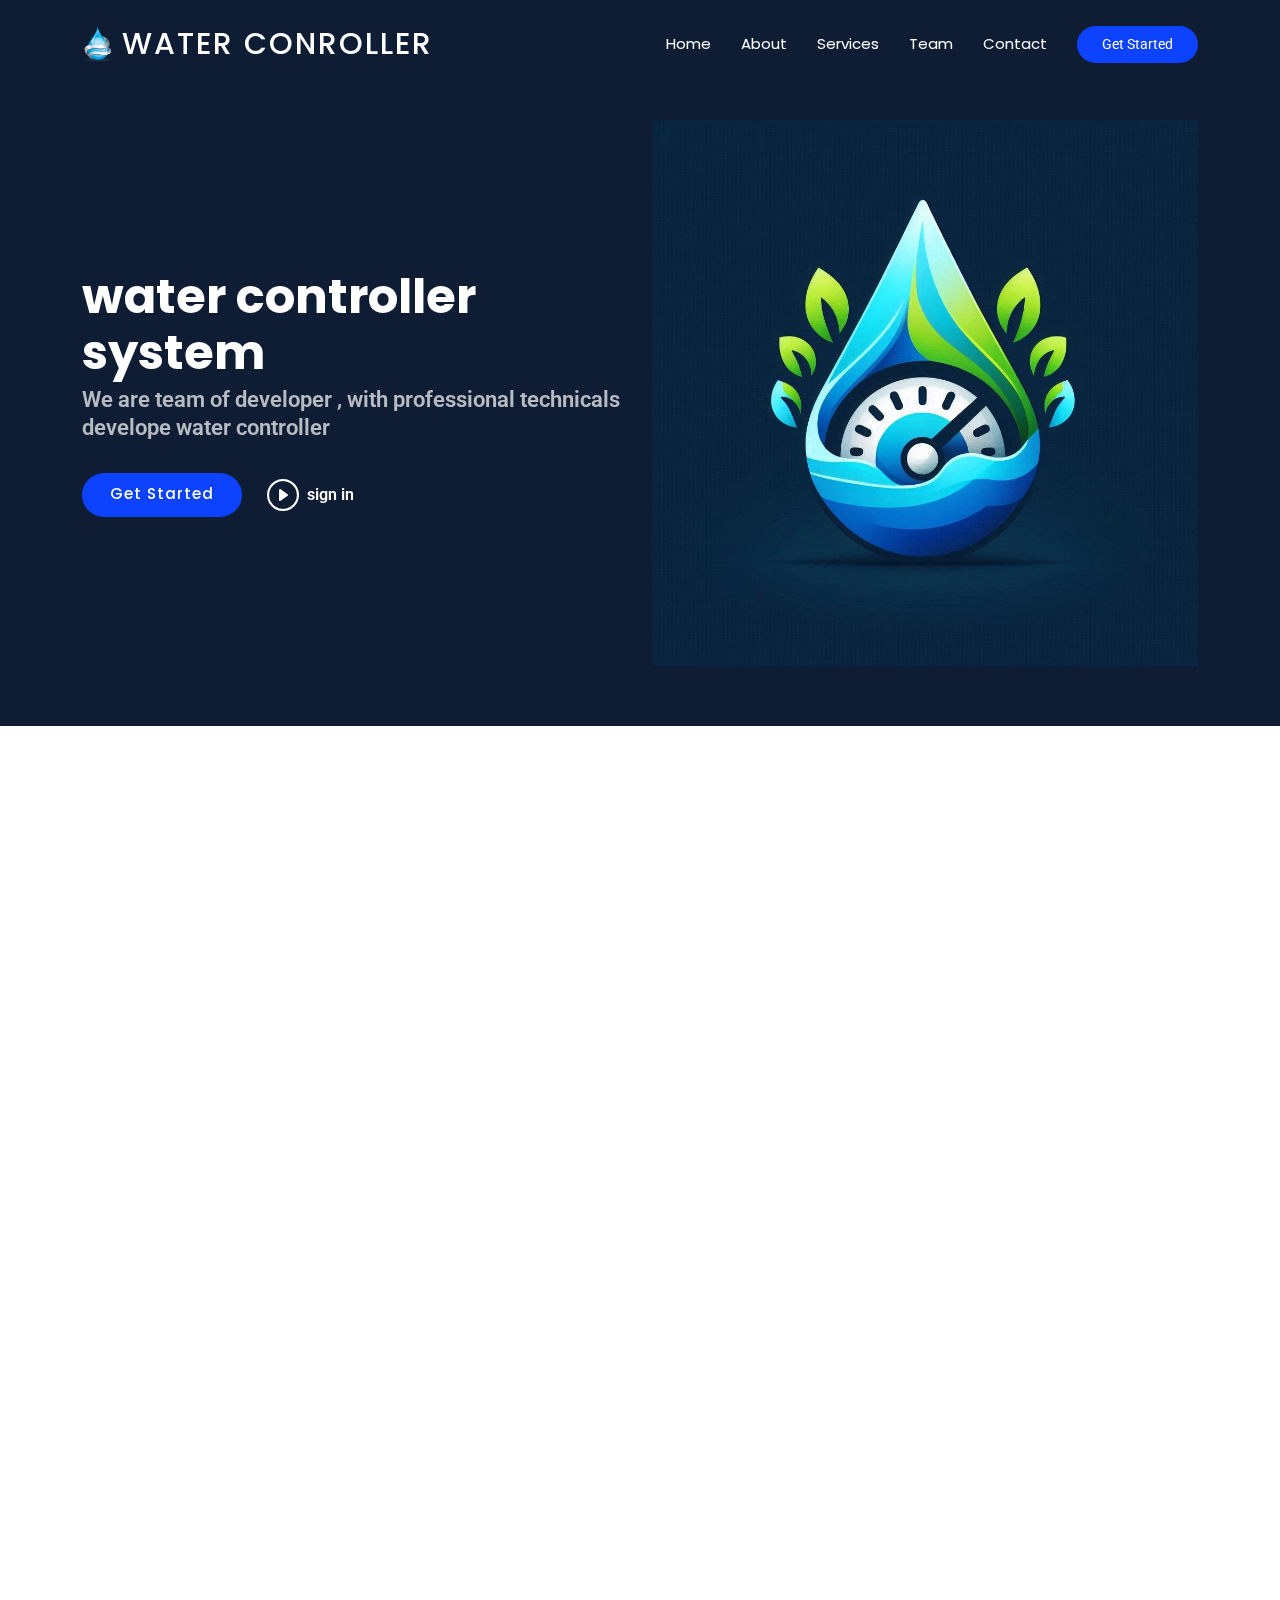
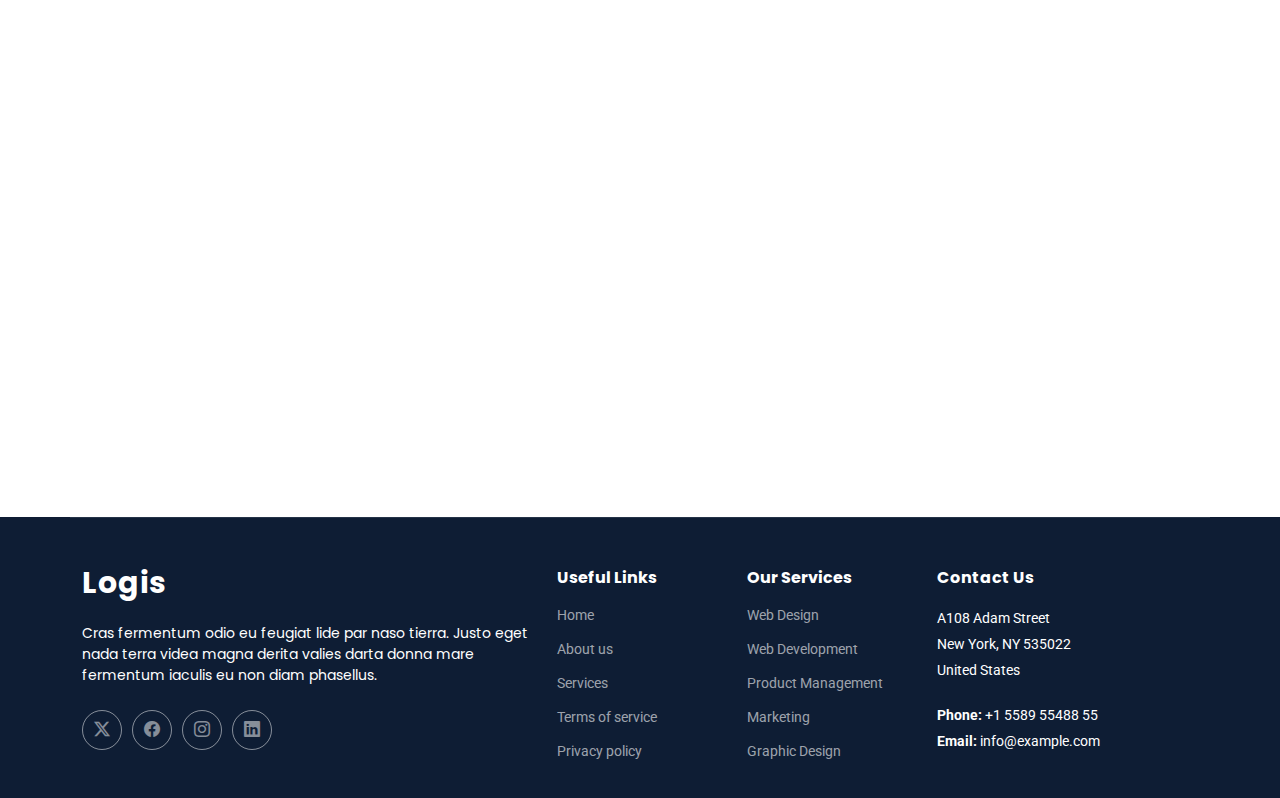
<file: index.html>
<!DOCTYPE html>
<html lang="en">

<head>
  <meta charset="utf-8">
  <meta content="width=device-width, initial-scale=1.0" name="viewport">
  <title>ChaarTech</title>
  <meta name="description" content="">
  <meta name="keywords" content="">

 

  <!-- Fonts -->
  <link href="https://fonts.googleapis.com" rel="preconnect">
  <link href="https://fonts.gstatic.com" rel="preconnect" crossorigin>
  <link href="https://fonts.googleapis.com/css2?family=Roboto:ital,wght@0,100;0,300;0,400;0,500;0,700;0,900;1,100;1,300;1,400;1,500;1,700;1,900&family=Poppins:ital,wght@0,100;0,200;0,300;0,400;0,500;0,600;0,700;0,800;0,900;1,100;1,200;1,300;1,400;1,500;1,600;1,700;1,800;1,900&display=swap" rel="stylesheet">

  <!-- Vendor CSS Files -->
  <link href="assets/vendor/bootstrap/css/bootstrap.min.css" rel="stylesheet">
  <link href="assets/vendor/bootstrap-icons/bootstrap-icons.css" rel="stylesheet">
  <link href="assets/vendor/aos/aos.css" rel="stylesheet">
  <link href="assets/vendor/fontawesome-free/css/all.min.css" rel="stylesheet">
  <link href="assets/vendor/glightbox/css/glightbox.min.css" rel="stylesheet">
  <link href="assets/vendor/swiper/swiper-bundle.min.css" rel="stylesheet">

  <!-- Main CSS File -->
  <link href="assets/css/main.css" rel="stylesheet">


</head>

<body class="index-page">

  <header id="header" class="header d-flex align-items-center fixed-top">
    <div class="container-fluid container-xl position-relative d-flex align-items-center">

      <a href="index.html" class="logo d-flex align-items-center me-auto">
        <!-- Uncomment the line below if you also wish to use an image logo -->
        <img src="assets/img/water-logo-drop-7.png" alt="">
        <h1 class="sitename">water conroller</h1>
      </a>

      <nav id="navmenu" class="navmenu">
        <ul>
          <li><a href="index.html" class="active">Home</a></li>
          <li><a href="about2.html">About</a></li>
          <li><a href="services.html">Services</a></li>   
          <li><a href="starter-page.html">Team</a></li>
          <li><a href="contact.html">Contact</a></li>
        </ul>
        <i class="mobile-nav-toggle d-xl-none bi bi-list"></i>
      </nav>
      <a class="btn-getstarted" href="login.html">Get Started</a>

    </div>
  </header>

  <main class="main">

    <!-- Hero Section -->
    <section id="hero" class="hero section dark-background">

      <div class="container">
        <div class="row gy-4">
          <div class="col-lg-6 order-2 order-lg-1 d-flex flex-column justify-content-center" data-aos="zoom-out">
            <h1>water controller system</h1>
            <p>We are team of developer , with professional technicals develope water controller</p>
            <div class="d-flex">
              <a href="#about" class="btn-get-started">Get Started</a>
              <a href="login.html" class="glightbox btn-watch-video d-flex align-items-center"><i class="bi bi-play-circle"></i><span>sign in</span></a>
            </div>
          </div>
          <div class="col-lg-6 order-1 order-lg-2 hero-img" data-aos="zoom-out" data-aos-delay="200">
            <img src="assets/img/IMG-20241024-WA0014.jpg" class="img-fluid animated" alt="">
          </div>
        </div>
      </div>

    </section>

            



    <!-- About Section -->
    <section id="about" class="about section">

      <div class="container">

        <div class="row gy-4">

          <div class="col-lg-6 position-relative align-self-start order-lg-last order-first" data-aos="fade-up" data-aos-delay="200">
            <img src="assets/img/IMG-20241024-WA0010.jpg" style="max-width: 77%;
            height: auto;
            width: 81%;
            position: relative;
            left: 8%;" class="img-fluid" alt="">
        
          </div>

          <div class="col-lg-6 content order-last  order-lg-first" data-aos="fade-up" data-aos-delay="100">
            <h3>About Us</h3>
            
            <ul>
              <li>
                <i class="bi bi-diagram-3"></i>
                <div>
                  <h5>water wastage continues to be major issue</h5>
                  <p>addrssing this challenge requires innvoative solutions to affciently mange water resourse and reduce unnessary consectetion</p>
                </div>
              </li>
              <li>
                <i class="bi bi-fullscreen-exit"></i>
                <div>
                  <h5>embedded system plays a vitual role in daily life by providing solutions</h5>
                  <p>to complex problems in our project we use these system to remote control of water managment ensuring afficeint and easy oversight </p>
                </div>
              </li>
              <li>
                <i class="bi bi-broadcast"></i>
                <div>
                  <h5>embedded system plays a vitual role in daily life by providing solutions</h5>
                  <p>to complex problems in our project we use these system to remote control of water managment ensuring afficeint and easy oversight </p>
                </div>
              </li>
            </ul>
          </div>

        </div>

      </div>

    </section><!-- /About Section -->

    <!-- Services Section -->
    <section id="services" class="services section">

      <!-- Section Title -->
      <div class="container section-title" data-aos="fade-up">
        <span>Our Services<br></span>
        <h2>Our ServiceS</h2>
        <p>Necessitatibus eius consequatur ex aliquid fuga eum quidem sint consectetur velit</p>
      </div><!-- End Section Title -->

      <div class="container">

        <div class="row gy-4">

          <div class="col-lg-4 col-md-6" data-aos="fade-up" data-aos-delay="100">
            <div class="card">
              <div class="card-img">
                <img src="assets/img/IMG-20241024-WA0008.jpg" alt="" class="img-fluid">
              </div>
              <h3>easy access from anywhere</h3>
              <p>this eeasy to use webapp can be access from any smart phone with internet connection</p>
            </div>
          </div><!-- End Card Item -->

          <div class="col-lg-4 col-md-6" data-aos="fade-up" data-aos-delay="200">
            <div class="card">
              <div class="card-img">
                <img src="assets/img/IMG-20241024-WA0009.jpg" alt="" class="img-fluid">
              </div>
              <h3><a href="#" class="stretched-link">fast and accurate result</a></h3>
              <p>uesrs can quikly get activate result avoiding the read for seperate water level in the tank</p>
            </div>
          </div><!-- End Card Item -->

          <div class="col-lg-4 col-md-6" data-aos="fade-up" data-aos-delay="300">
            <div class="card">
              <div class="card-img">
                <img src="assets/img/IMG-20241024-WA0012.jpg" alt="" class="img-fluid">
              </div>
              <h3><a href="#" class="stretched-link">Cargo</a></h3>
              <p>Dicta quam similique quia architecto eos nisi aut ratione aut ipsum reiciendis sit doloremque oluptatem aut et molestiae ut et nihil</p>
            </div>
          </div><!-- End Card Item -->

      
        </div>

      </div>

    </section><!-- /Services Section -->
  </main>

  <footer id="footer" class="footer dark-background">

    <div class="container footer-top">
      <div class="row gy-4">
        <div class="col-lg-5 col-md-12 footer-about">
          <a href="index.html" class="logo d-flex align-items-center">
            <span class="sitename">Logis</span>
          </a>
          <p>Cras fermentum odio eu feugiat lide par naso tierra. Justo eget nada terra videa magna derita valies darta donna mare fermentum iaculis eu non diam phasellus.</p>
          <div class="social-links d-flex mt-4">
            <a href=""><i class="bi bi-twitter-x"></i></a>
            <a href=""><i class="bi bi-facebook"></i></a>
            <a href=""><i class="bi bi-instagram"></i></a>
            <a href=""><i class="bi bi-linkedin"></i></a>
          </div>
        </div>

        <div class="col-lg-2 col-6 footer-links">
          <h4>Useful Links</h4>
          <ul>
            <li><a href="#">Home</a></li>
            <li><a href="#">About us</a></li>
            <li><a href="#">Services</a></li>
            <li><a href="#">Terms of service</a></li>
            <li><a href="#">Privacy policy</a></li>
          </ul>
        </div>

        <div class="col-lg-2 col-6 footer-links">
          <h4>Our Services</h4>
          <ul>
            <li><a href="#">Web Design</a></li>
            <li><a href="#">Web Development</a></li>
            <li><a href="#">Product Management</a></li>
            <li><a href="#">Marketing</a></li>
            <li><a href="#">Graphic Design</a></li>
          </ul>
        </div>

        <div class="col-lg-3 col-md-12 footer-contact text-center text-md-start">
          <h4>Contact Us</h4>
          <p>A108 Adam Street</p>
          <p>New York, NY 535022</p>
          <p>United States</p>
          <p class="mt-4"><strong>Phone:</strong> <span>+1 5589 55488 55</span></p>
          <p><strong>Email:</strong> <span>info@example.com</span></p>
        </div>

      </div>
    </div>

   

  </footer>

  <!-- Scroll Top -->
  <a href="#" id="scroll-top" class="scroll-top d-flex align-items-center justify-content-center"><i class="bi bi-arrow-up-short"></i></a>

  <!-- Preloader -->
  <div id="preloader"></div>

  <!-- Vendor JS Files -->
  <script src="assets/vendor/bootstrap/js/bootstrap.bundle.min.js"></script>
  <script src="assets/vendor/php-email-form/validate.js"></script>
  <script src="assets/vendor/aos/aos.js"></script>
  <script src="assets/vendor/purecounter/purecounter_vanilla.js"></script>
  <script src="assets/vendor/glightbox/js/glightbox.min.js"></script>
  <script src="assets/vendor/swiper/swiper-bundle.min.js"></script>

  <!-- Main JS File -->
  <script src="assets/js/main.js"></script>

</body>

</html>
</file>
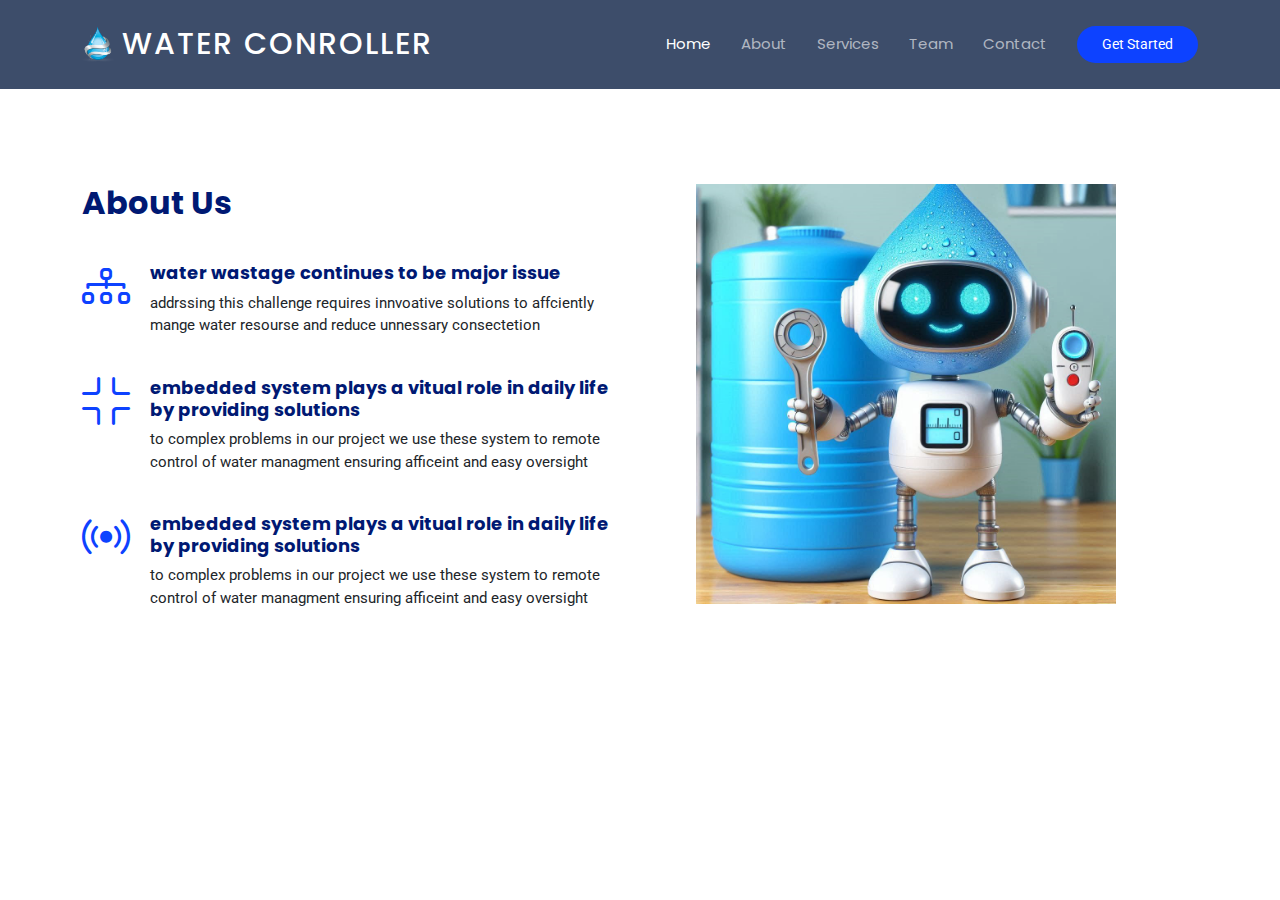
<file: about2.html>
<!DOCTYPE html>
<html lang="en">

<head>
  <meta charset="utf-8">
  <meta content="width=device-width, initial-scale=1.0" name="viewport">
  <title>ChaarTech</title>
  <meta name="description" content="">
  <meta name="keywords" content="">

 

  <!-- Fonts -->
  <link href="https://fonts.googleapis.com" rel="preconnect">
  <link href="https://fonts.gstatic.com" rel="preconnect" crossorigin>
  <link href="https://fonts.googleapis.com/css2?family=Roboto:ital,wght@0,100;0,300;0,400;0,500;0,700;0,900;1,100;1,300;1,400;1,500;1,700;1,900&family=Poppins:ital,wght@0,100;0,200;0,300;0,400;0,500;0,600;0,700;0,800;0,900;1,100;1,200;1,300;1,400;1,500;1,600;1,700;1,800;1,900&display=swap" rel="stylesheet">

  <!-- Vendor CSS Files -->
  <link href="assets/vendor/bootstrap/css/bootstrap.min.css" rel="stylesheet">
  <link href="assets/vendor/bootstrap-icons/bootstrap-icons.css" rel="stylesheet">
  <link href="assets/vendor/aos/aos.css" rel="stylesheet">
  <link href="assets/vendor/fontawesome-free/css/all.min.css" rel="stylesheet">
  <link href="assets/vendor/glightbox/css/glightbox.min.css" rel="stylesheet">
  <link href="assets/vendor/swiper/swiper-bundle.min.css" rel="stylesheet">

  <!-- Main CSS File -->
  <link href="assets/css/main.css" rel="stylesheet">

\
</head>

<body class="starter-page-page">

    <header id="header" class="header d-flex align-items-center fixed-top">
        <div class="container-fluid container-xl position-relative d-flex align-items-center">
    
          <a href="index.html" class="logo d-flex align-items-center me-auto">
            <!-- Uncomment the line below if you also wish to use an image logo -->
            <img src="assets/img/water-logo-drop-7.png" alt="">
            <h1 class="sitename">water conroller</h1>
          </a>
    
          <nav id="navmenu" class="navmenu">
            <ul>
              <li><a href="index.html" class="active">Home</a></li>
              <li><a href="about2.html">About</a></li>
              <li><a href="services.html">Services</a></li>   
              <li><a href="starter-page.html">Team</a></li>
              <li><a href="contact.html">Contact</a></li>
            </ul>
            <i class="mobile-nav-toggle d-xl-none bi bi-list"></i>
          </nav>
          <a class="btn-getstarted" href="login.html">Get Started</a>
    
        </div>
      </header>
 <!-- About Section -->
 <section id="about" class="about section" style="position: relative; top: 100px;">

    <div class="container">

      <div class="row gy-4">

        <div class="col-lg-6 position-relative align-self-start order-lg-last order-first" data-aos="fade-up" data-aos-delay="200">
          <img src="assets/img/IMG-20241024-WA0010.jpg" style="max-width: 77%;
          height: auto;
          width: 81%;
          position: relative;
          left: 8%;" class="img-fluid" alt="">
      
        </div>

        <div class="col-lg-6 content order-last  order-lg-first" data-aos="fade-up" data-aos-delay="100">
          <h3>About Us</h3>
          
          <ul>
            <li>
              <i class="bi bi-diagram-3"></i>
              <div>
                <h5>water wastage continues to be major issue</h5>
                <p>addrssing this challenge requires innvoative solutions to affciently mange water resourse and reduce unnessary consectetion</p>
              </div>
            </li>
            <li>
              <i class="bi bi-fullscreen-exit"></i>
              <div>
                <h5>embedded system plays a vitual role in daily life by providing solutions</h5>
                <p>to complex problems in our project we use these system to remote control of water managment ensuring afficeint and easy oversight </p>
              </div>
            </li>
            <li>
              <i class="bi bi-broadcast"></i>
              <div>
                <h5>embedded system plays a vitual role in daily life by providing solutions</h5>
                <p>to complex problems in our project we use these system to remote control of water managment ensuring afficeint and easy oversight </p>
              </div>
            </li>
          </ul>
        </div>

      </div>

    </div>

  </section><!-- /About Section -->

  <main class="main">

 

  <!-- Scroll Top -->
  <a href="#" id="scroll-top" class="scroll-top d-flex align-items-center justify-content-center"><i class="bi bi-arrow-up-short"></i></a>



  <!-- Vendor JS Files -->
  <script src="assets/vendor/bootstrap/js/bootstrap.bundle.min.js"></script>
  <script src="assets/vendor/php-email-form/validate.js"></script>
  <script src="assets/vendor/aos/aos.js"></script>
  <script src="assets/vendor/purecounter/purecounter_vanilla.js"></script>
  <script src="assets/vendor/glightbox/js/glightbox.min.js"></script>
  <script src="assets/vendor/swiper/swiper-bundle.min.js"></script>

  <!-- Main JS File -->
  <script src="assets/js/main.js"></script>

</body>

</html>
</file>
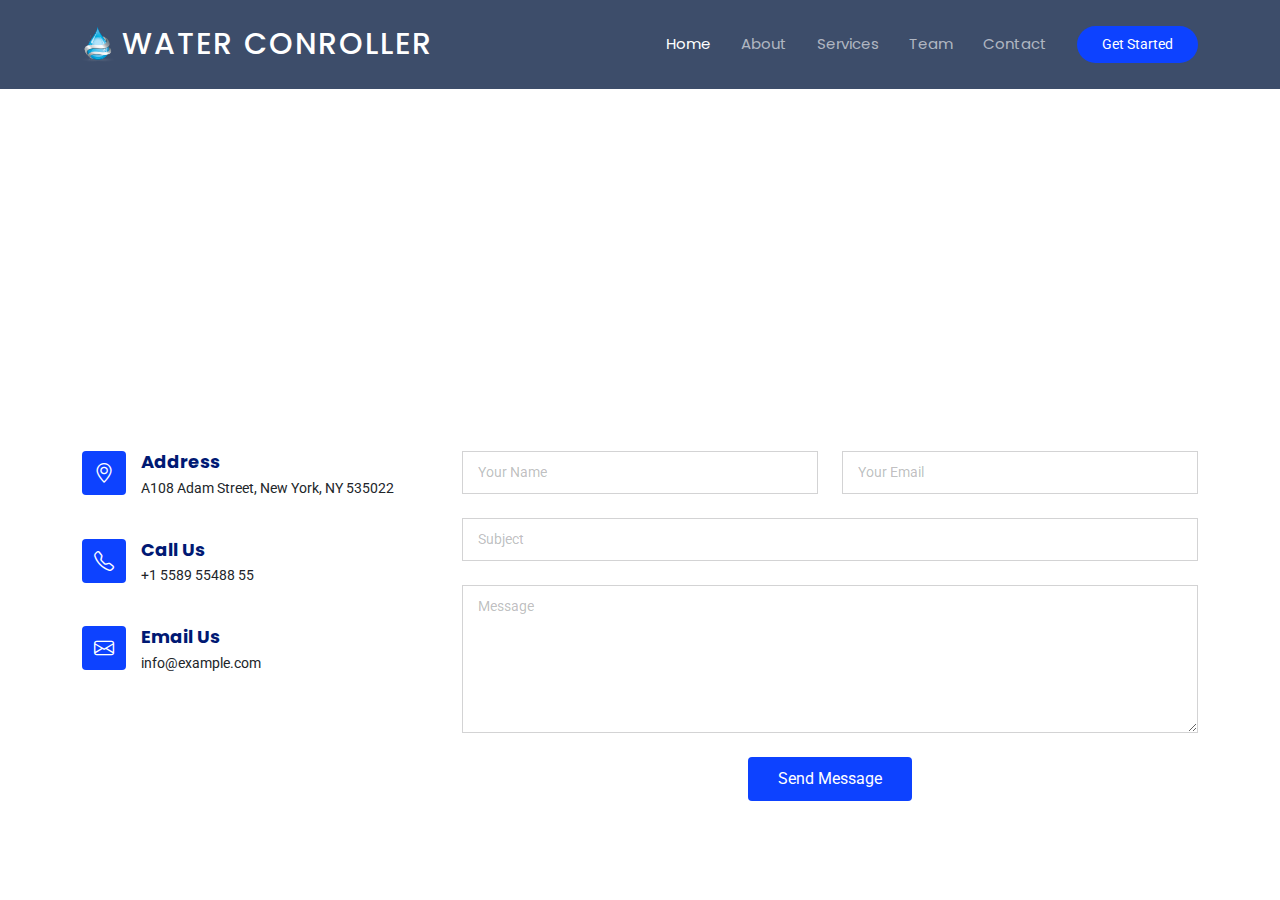
<file: contact.html>
<!DOCTYPE html>
<html lang="en">

<head>
  <meta charset="utf-8">
  <meta content="width=device-width, initial-scale=1.0" name="viewport">
  <title>ChaarTech</title>
  <meta name="description" content="">
  <meta name="keywords" content="">

 

  <!-- Fonts -->
  <link href="https://fonts.googleapis.com" rel="preconnect">
  <link href="https://fonts.gstatic.com" rel="preconnect" crossorigin>
  <link href="https://fonts.googleapis.com/css2?family=Roboto:ital,wght@0,100;0,300;0,400;0,500;0,700;0,900;1,100;1,300;1,400;1,500;1,700;1,900&family=Poppins:ital,wght@0,100;0,200;0,300;0,400;0,500;0,600;0,700;0,800;0,900;1,100;1,200;1,300;1,400;1,500;1,600;1,700;1,800;1,900&display=swap" rel="stylesheet">

  <!-- Vendor CSS Files -->
  <link href="assets/vendor/bootstrap/css/bootstrap.min.css" rel="stylesheet">
  <link href="assets/vendor/bootstrap-icons/bootstrap-icons.css" rel="stylesheet">
  <link href="assets/vendor/aos/aos.css" rel="stylesheet">
  <link href="assets/vendor/fontawesome-free/css/all.min.css" rel="stylesheet">
  <link href="assets/vendor/glightbox/css/glightbox.min.css" rel="stylesheet">
  <link href="assets/vendor/swiper/swiper-bundle.min.css" rel="stylesheet">

  <!-- Main CSS File -->
  <link href="assets/css/main.css" rel="stylesheet">

\
</head>

<body class="contact-page">

  <header id="header" class="header d-flex align-items-center fixed-top">
    <div class="container-fluid container-xl position-relative d-flex align-items-center">

      <a href="index.html" class="logo d-flex align-items-center me-auto">
        <!-- Uncomment the line below if you also wish to use an image logo -->
        <img src="assets/img/water-logo-drop-7.png" alt="">
        <h1 class="sitename">water conroller</h1>
      </a>

      <nav id="navmenu" class="navmenu">
        <ul>
          <li><a href="index.html" class="active">Home</a></li>
          <li><a href="about2.html">About</a></li>
          <li><a href="services.html">Services</a></li>   
          <li><a href="starter-page.html">Team</a></li>
          <li><a href="contact.html">Contact</a></li>
        </ul>
        <i class="mobile-nav-toggle d-xl-none bi bi-list"></i>
      </nav>
      <a class="btn-getstarted" href="login.html">Get Started</a>

    </div>
  </header>

  <main class="main">


    <!-- Contact Section -->
    <section id="contact" class="contact section" style="position: relative;
    top: 66px;">

      <div class="container" data-aos="fade-up" data-aos-delay="100">

        <div class="mb-4" data-aos="fade-up" data-aos-delay="200">
          <iframe style="border:0; width: 100%; height: 270px;" src="https://www.google.com/maps/embed?pb=!1m14!1m8!1m3!1d48389.78314118045!2d-74.006138!3d40.710059!3m2!1i1024!2i768!4f13.1!3m3!1m2!1s0x89c25a22a3bda30d%3A0xb89d1fe6bc499443!2sDowntown%20Conference%20Center!5e0!3m2!1sen!2sus!4v1676961268712!5m2!1sen!2sus" frameborder="0" allowfullscreen="" loading="lazy" referrerpolicy="no-referrer-when-downgrade"></iframe>
        </div><!-- End Google Maps -->

        <div class="row gy-4">

          <div class="col-lg-4">
            <div class="info-item d-flex" data-aos="fade-up" data-aos-delay="300">
              <i class="bi bi-geo-alt flex-shrink-0"></i>
              <div>
                <h3>Address</h3>
                <p>A108 Adam Street, New York, NY 535022</p>
              </div>
            </div><!-- End Info Item -->

            <div class="info-item d-flex" data-aos="fade-up" data-aos-delay="400">
              <i class="bi bi-telephone flex-shrink-0"></i>
              <div>
                <h3>Call Us</h3>
                <p>+1 5589 55488 55</p>
              </div>
            </div><!-- End Info Item -->

            <div class="info-item d-flex" data-aos="fade-up" data-aos-delay="500">
              <i class="bi bi-envelope flex-shrink-0"></i>
              <div>
                <h3>Email Us</h3>
                <p>info@example.com</p>
              </div>
            </div><!-- End Info Item -->

          </div>

          <div class="col-lg-8">
            <form action="forms/contact.php" method="post" class="php-email-form" data-aos="fade-up" data-aos-delay="200">
              <div class="row gy-4">

                <div class="col-md-6">
                  <input type="text" name="name" class="form-control" placeholder="Your Name" required="">
                </div>

                <div class="col-md-6 ">
                  <input type="email" class="form-control" name="email" placeholder="Your Email" required="">
                </div>

                <div class="col-md-12">
                  <input type="text" class="form-control" name="subject" placeholder="Subject" required="">
                </div>

                <div class="col-md-12">
                  <textarea class="form-control" name="message" rows="6" placeholder="Message" required=""></textarea>
                </div>

                <div class="col-md-12 text-center">
                  <div class="loading">Loading</div>
                  <div class="error-message"></div>
                  <div class="sent-message">Your message has been sent. Thank you!</div>

                  <button type="submit">Send Message</button>
                </div>

              </div>
            </form>
          </div><!-- End Contact Form -->

        </div>

      </div>

    </section><!-- /Contact Section -->

  </main>

 

  <!-- Scroll Top -->
  <a href="#" id="scroll-top" class="scroll-top d-flex align-items-center justify-content-center"><i class="bi bi-arrow-up-short"></i></a>

  <!-- Preloader -->
  <div id="preloader"></div>

  <!-- Vendor JS Files -->
  <script src="assets/vendor/bootstrap/js/bootstrap.bundle.min.js"></script>
  <script src="assets/vendor/php-email-form/validate.js"></script>
  <script src="assets/vendor/aos/aos.js"></script>
  <script src="assets/vendor/purecounter/purecounter_vanilla.js"></script>
  <script src="assets/vendor/glightbox/js/glightbox.min.js"></script>
  <script src="assets/vendor/swiper/swiper-bundle.min.js"></script>

  <!-- Main JS File -->
  <script src="assets/js/main.js"></script>

</body>

</html>
</file>
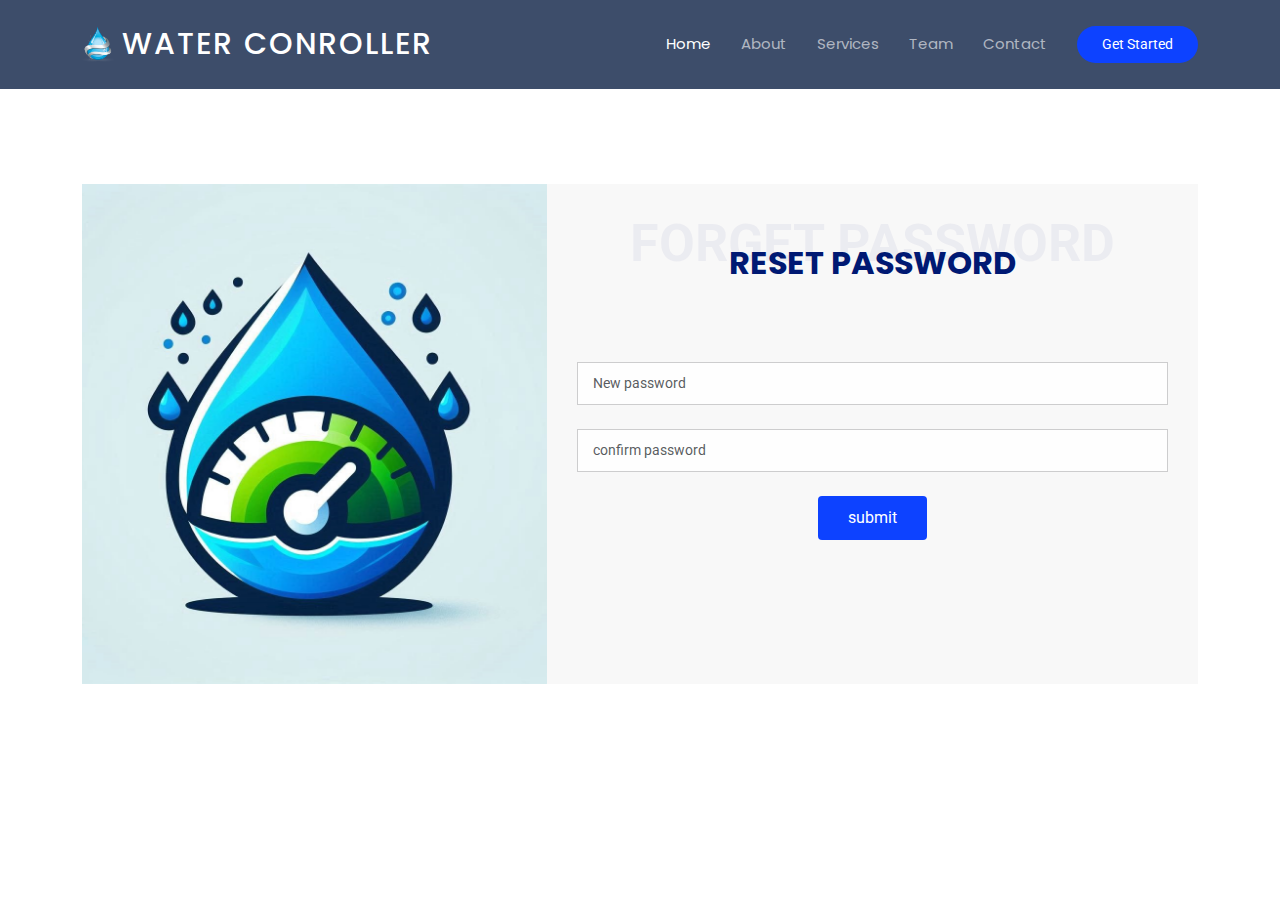
<file: forget.html>
<!DOCTYPE html>
<html lang="en">

<head>
  <meta charset="utf-8">
  <meta content="width=device-width, initial-scale=1.0" name="viewport">
  <title>ChaarTech</title>
  <meta name="description" content="">
  <meta name="keywords" content="">

 

  <!-- Fonts -->
  <link href="https://fonts.googleapis.com" rel="preconnect">
  <link href="https://fonts.gstatic.com" rel="preconnect" crossorigin>
  <link href="https://fonts.googleapis.com/css2?family=Roboto:ital,wght@0,100;0,300;0,400;0,500;0,700;0,900;1,100;1,300;1,400;1,500;1,700;1,900&family=Poppins:ital,wght@0,100;0,200;0,300;0,400;0,500;0,600;0,700;0,800;0,900;1,100;1,200;1,300;1,400;1,500;1,600;1,700;1,800;1,900&display=swap" rel="stylesheet">

  <!-- Vendor CSS Files -->
  <link href="assets/vendor/bootstrap/css/bootstrap.min.css" rel="stylesheet">
  <link href="assets/vendor/bootstrap-icons/bootstrap-icons.css" rel="stylesheet">
  <link href="assets/vendor/aos/aos.css" rel="stylesheet">
  <link href="assets/vendor/fontawesome-free/css/all.min.css" rel="stylesheet">
  <link href="assets/vendor/glightbox/css/glightbox.min.css" rel="stylesheet">
  <link href="assets/vendor/swiper/swiper-bundle.min.css" rel="stylesheet">

  <!-- Main CSS File -->
  <link href="assets/css/main.css" rel="stylesheet">

\
</head>

<body class="get-a-quote-page">

  <header id="header" class="header d-flex align-items-center fixed-top">
    <div class="container-fluid container-xl position-relative d-flex align-items-center">

      <a href="index.html" class="logo d-flex align-items-center me-auto">
        <!-- Uncomment the line below if you also wish to use an image logo -->
        <img src="assets/img/water-logo-drop-7.png" alt="">
        <h1 class="sitename">water conroller</h1>
      </a>

      <nav id="navmenu" class="navmenu">
        <ul>
          <li><a href="index.html" class="active">Home</a></li>
          <li><a href="about2.html">About</a></li>
          <li><a href="services.html">Services</a></li>   
          <li><a href="starter-page.html">Team</a></li>
          <li><a href="contact.html">Contact</a></li>
        </ul>
        <i class="mobile-nav-toggle d-xl-none bi bi-list"></i>
      </nav>
      <a class="btn-getstarted" href="login.html">Get Started</a>

    </div>
  </header>

  <main class="main">

  

    <!-- Get A Quote Section -->
    <section id="get-a-quote" class="get-a-quote section" style="position: relative; top: 100px;">

      <div class="container">

        <div class="row g-0" data-aos="fade-up" data-aos-delay="100">

          <div class="col-lg-5 quote-bg" style="background-image: url(assets/img/IMG-20241024-WA0015.jpg);"></div>

          <div class="col-lg-7" data-aos="fade-up" data-aos-delay="200">
            <form action="forms/get-a-quote.php" method="post" class="php-email-form">
              <div class="container section-title" data-aos="fade-up">
                <span>forget password<br></span>
                <h2>reset password</h2>
             
              </div><!-- End Section Title -->
              <div class="row gy-4">

                <div class="col-12">
                  <input type="password" name="name" class="form-control" placeholder="New password" required="">
                </div>
                <div class="col-12">
                  <input type="password" class="form-control" name="phone" placeholder="confirm password" required="">
                </div>

              

                <div class="col-12 text-center">
                  <div class="loading">Loading</div>
                  <div class="error-message"></div>
                  <div class="sent-message">Your quote request has been sent successfully. Thank you!</div>

                  <button type="submit">submit</button>
                </div>
         

              </div>
            </form>
          </div><!-- End Quote Form -->

        </div>

      </div>

    </section><!-- /Get A Quote Section -->

  </main>

 
 

  <!-- Scroll Top -->
  <a href="#" id="scroll-top" class="scroll-top d-flex align-items-center justify-content-center"><i class="bi bi-arrow-up-short"></i></a>

  <!-- Preloader -->
  <div id="preloader"></div>

  <!-- Vendor JS Files -->
  <script src="assets/vendor/bootstrap/js/bootstrap.bundle.min.js"></script>
  <script src="assets/vendor/php-email-form/validate.js"></script>
  <script src="assets/vendor/aos/aos.js"></script>
  <script src="assets/vendor/purecounter/purecounter_vanilla.js"></script>
  <script src="assets/vendor/glightbox/js/glightbox.min.js"></script>
  <script src="assets/vendor/swiper/swiper-bundle.min.js"></script>

  <!-- Main JS File -->
  <script src="assets/js/main.js"></script>

</body>

</html>
</file>
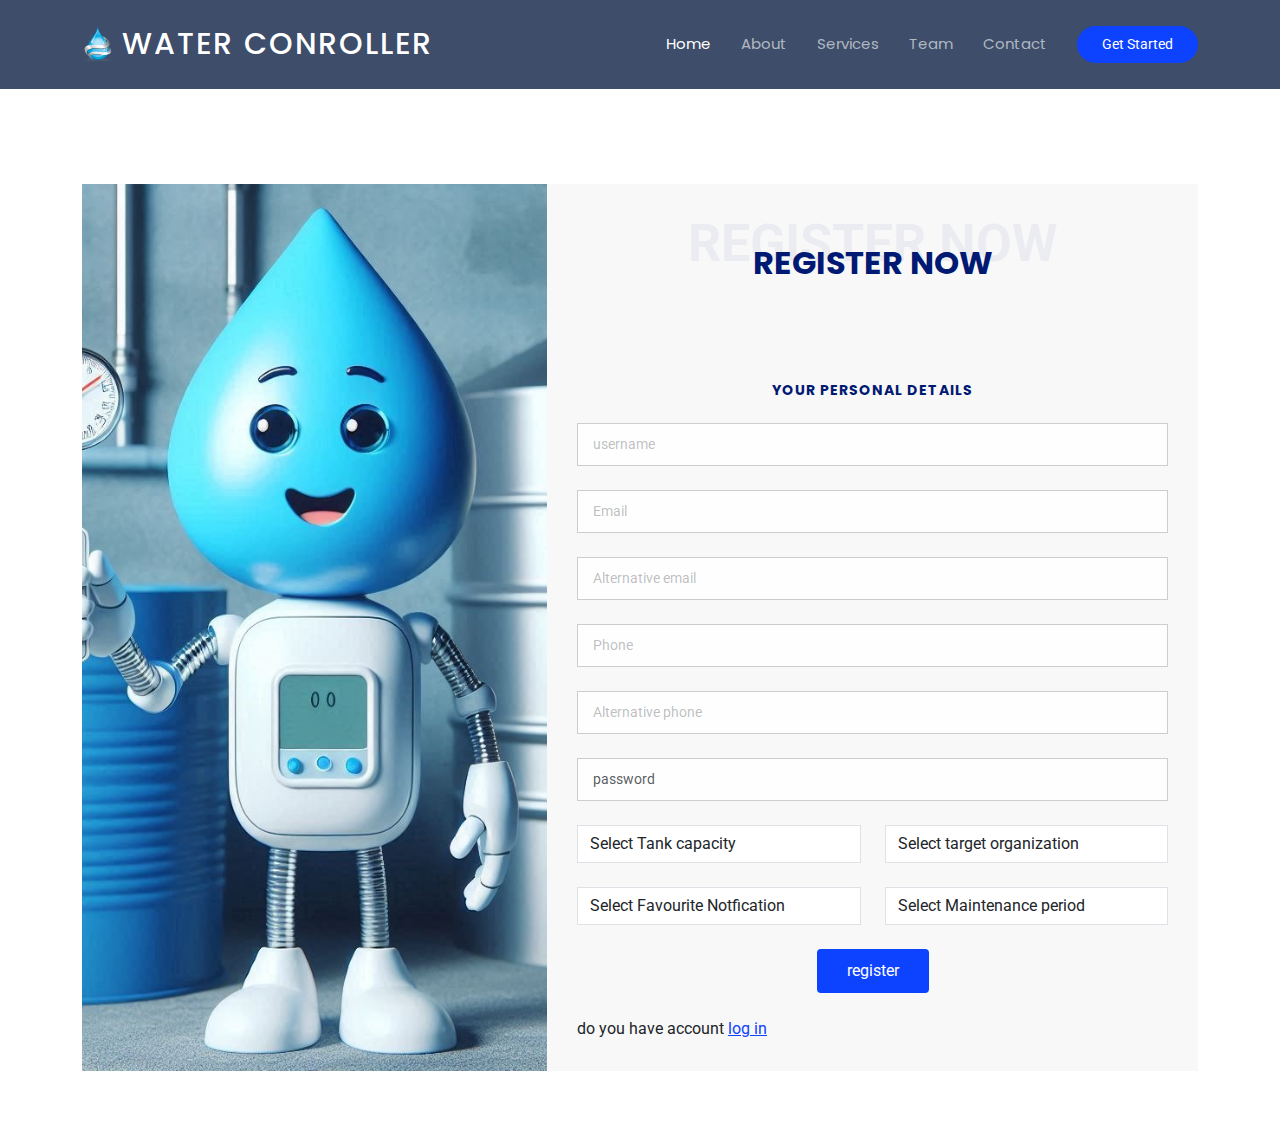
<file: get-a-quote.html>
<!DOCTYPE html>
<html lang="en">

<head>
  <meta charset="utf-8">
  <meta content="width=device-width, initial-scale=1.0" name="viewport">
  <title>ChaarTech</title>
  <meta name="description" content="">
  <meta name="keywords" content="">

 

  <!-- Fonts -->
  <link href="https://fonts.googleapis.com" rel="preconnect">
  <link href="https://fonts.gstatic.com" rel="preconnect" crossorigin>
  <link href="https://fonts.googleapis.com/css2?family=Roboto:ital,wght@0,100;0,300;0,400;0,500;0,700;0,900;1,100;1,300;1,400;1,500;1,700;1,900&family=Poppins:ital,wght@0,100;0,200;0,300;0,400;0,500;0,600;0,700;0,800;0,900;1,100;1,200;1,300;1,400;1,500;1,600;1,700;1,800;1,900&display=swap" rel="stylesheet">

  <!-- Vendor CSS Files -->
  <link href="assets/vendor/bootstrap/css/bootstrap.min.css" rel="stylesheet">
  <link href="assets/vendor/bootstrap-icons/bootstrap-icons.css" rel="stylesheet">
  <link href="assets/vendor/aos/aos.css" rel="stylesheet">
  <link href="assets/vendor/fontawesome-free/css/all.min.css" rel="stylesheet">
  <link href="assets/vendor/glightbox/css/glightbox.min.css" rel="stylesheet">
  <link href="assets/vendor/swiper/swiper-bundle.min.css" rel="stylesheet">

  <!-- Main CSS File -->
  <link href="assets/css/main.css" rel="stylesheet">

\
</head>

<body class="get-a-quote-page">

  <header id="header" class="header d-flex align-items-center fixed-top">
    <div class="container-fluid container-xl position-relative d-flex align-items-center">

      <a href="index.html" class="logo d-flex align-items-center me-auto">
        <!-- Uncomment the line below if you also wish to use an image logo -->
        <img src="assets/img/water-logo-drop-7.png" alt="">
        <h1 class="sitename">water conroller</h1>
      </a>

      <nav id="navmenu" class="navmenu">
        <ul>
          <li><a href="index.html" class="active">Home</a></li>
          <li><a href="about2.html">About</a></li>
          <li><a href="services.html">Services</a></li>   
          <li><a href="starter-page.html">Team</a></li>
          <li><a href="contact.html">Contact</a></li>
        </ul>
        <i class="mobile-nav-toggle d-xl-none bi bi-list"></i>
      </nav>
      <a class="btn-getstarted" href="login.html">Get Started</a>

    </div>
  </header>
  <main class="main">

  
     
    </div><!-- End Page Title -->

    <!-- Get A Quote Section -->
    <section id="get-a-quote" class="get-a-quote section" style="position: relative; top: 100px;">

      <div class="container">

        <div class="row g-0" data-aos="fade-up" data-aos-delay="100">

          <div class="col-lg-5 quote-bg" style="background-image: url(assets/img/IMG-20241024-WA0016.jpg);"></div>

          <div class="col-lg-7" data-aos="fade-up" data-aos-delay="200">
            <form action="forms/get-a-quote.php" method="post" class="php-email-form">
              <div class="container section-title" data-aos="fade-up">
                <span>register now<br></span>
                <h2>register now</h2>
                
              </div><!-- End Section Title -->
              <div class="row gy-4">

                
             

                 <div class="col-lg-12">
                  <h4 style="text-align: center;">Your Personal Details</h4>
                </div>

                <div class="col-12">
                  <input type="text" name="name" class="form-control" placeholder="username" required="">
                </div>

                <div class="col-12 ">
                  <input type="email" class="form-control" name="email" placeholder="Email" required="">
                </div>

                <div class="col-12 ">
                  <input type="email" class="form-control" name="email" placeholder="Alternative email" required="">
                </div>

                <div class="col-12">
                  <input type="text" class="form-control" name="phone" placeholder="Phone" required="">
                </div>

                <div class="col-12">
                  <input type="text" class="form-control" name="phone" placeholder="Alternative phone" required="">
                </div>

                <div class="col-12">
                  <input type="password" class="form-control" name="password" placeholder="password" required="">
                </div>


                <div class="col-md-6">
                  <select name="weight" id="" class="form-control" style="border-radius: 0px;">
                   <option value="">Select Tank capacity</option>
                   <option value="1000">0%</option>
                   <option value="2000">20%</option>
                   <option value="2000">40%</option>              
                   <option value="2000">60%</option>
                     <option value="2000">80%</option>
                   <option value="2000">100%</option>
                  </select>
                 </div>
 
                 <div class="col-md-6">
                   <select name="weight" id="" class="form-control"  style="border-radius: 0px;">
                    <option value="">Select target organization</option>
                    <option value="1000">Home</option>
                    <option value="2000">Company</option>
                    <option value="2000">Farm</option>              
                    <option value="2000">Hospital</option>
                   </select>
                  </div>
 
                  <div class="col-md-6">
                   <select name="weight" id="" class="form-control"  style="border-radius: 0px;">
                    <option value=""> Select Favourite Notfication</option>
                    <option value="1000">Gmail</option>
                    <option value="2000">WhatsApp</option>
                    <option value="2000">website</option>              
                
                   </select>
                  </div>
 
                  <div class="col-md-6">
                   <select name="weight" id="" class="form-control"  style="border-radius: 0px;">
                    <option value=""> Select Maintenance period</option>
                    <option value="1000">weekly</option>
                    <option value="2000">Monthly</option>
                    <option value="2000">annually</option>              
                
                   </select>
                  </div>



              

                <div class="col-12 text-center">
                  <div class="loading">Loading</div>
                  <div class="error-message"></div>
                  <div class="sent-message">Your quote request has been sent successfully. Thank you!</div>

                  <button type="submit">register</button>
                </div>
                
                <div>
                  do you have account <a href="login.html" style="text-decoration: underline;">log in</a>
                </div>

              </div>
            </form>
          </div><!-- End Quote Form -->

        </div>

      </div>

    </section><!-- /Get A Quote Section -->

  </main>

 
 

  <!-- Scroll Top -->
  <a href="#" id="scroll-top" class="scroll-top d-flex align-items-center justify-content-center"><i class="bi bi-arrow-up-short"></i></a>

  <!-- Preloader -->
  <div id="preloader"></div>

  <!-- Vendor JS Files -->
  <script src="assets/vendor/bootstrap/js/bootstrap.bundle.min.js"></script>
  <script src="assets/vendor/php-email-form/validate.js"></script>
  <script src="assets/vendor/aos/aos.js"></script>
  <script src="assets/vendor/purecounter/purecounter_vanilla.js"></script>
  <script src="assets/vendor/glightbox/js/glightbox.min.js"></script>
  <script src="assets/vendor/swiper/swiper-bundle.min.js"></script>

  <!-- Main JS File -->
  <script src="assets/js/main.js"></script>

</body>

</html>
</file>
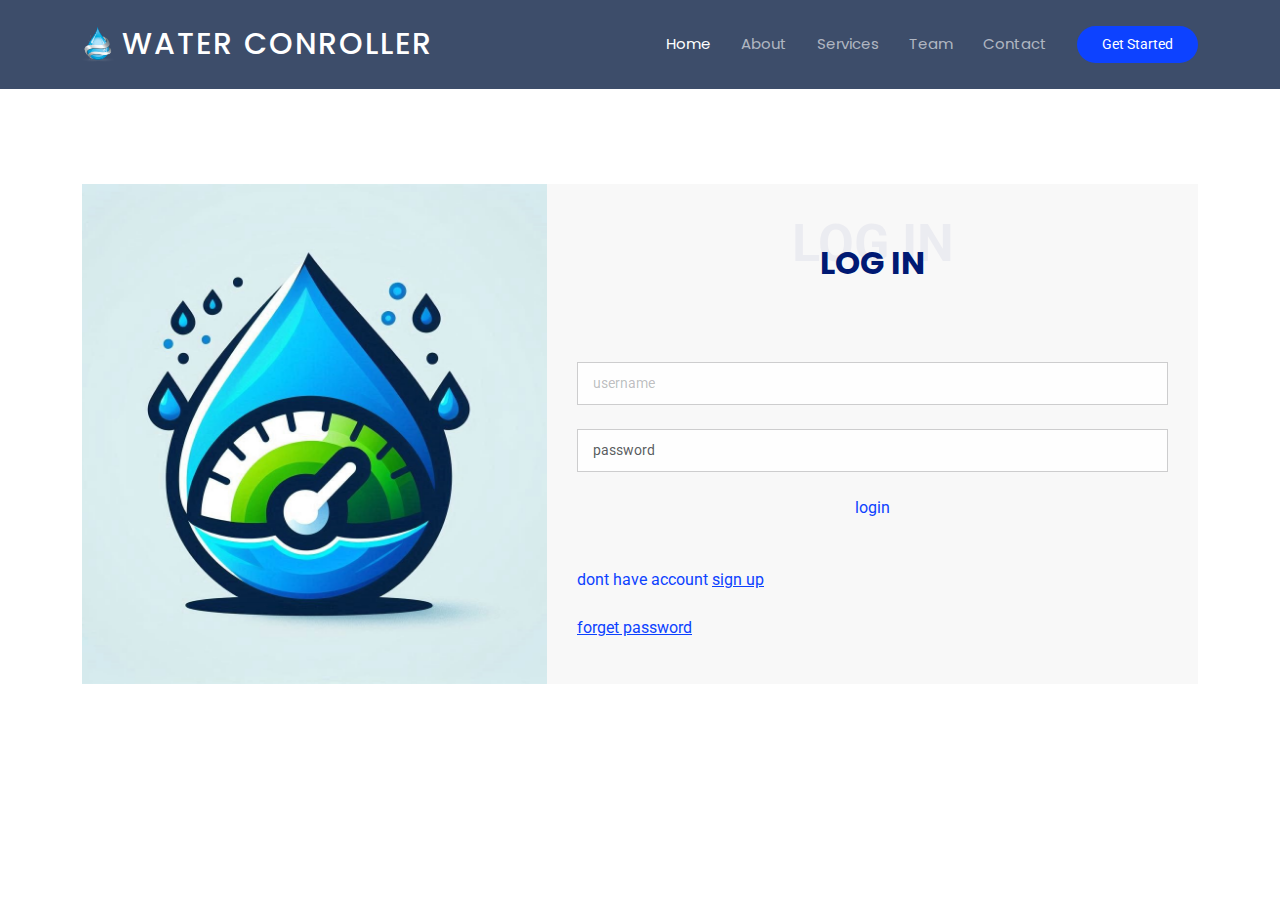
<file: login.html>
<!DOCTYPE html>
<html lang="en">

<head>
  <meta charset="utf-8">
  <meta content="width=device-width, initial-scale=1.0" name="viewport">
  <title>ChaarTech</title>
  <meta name="description" content="">
  <meta name="keywords" content="">

 

  <!-- Fonts -->
  <link href="https://fonts.googleapis.com" rel="preconnect">
  <link href="https://fonts.gstatic.com" rel="preconnect" crossorigin>
  <link href="https://fonts.googleapis.com/css2?family=Roboto:ital,wght@0,100;0,300;0,400;0,500;0,700;0,900;1,100;1,300;1,400;1,500;1,700;1,900&family=Poppins:ital,wght@0,100;0,200;0,300;0,400;0,500;0,600;0,700;0,800;0,900;1,100;1,200;1,300;1,400;1,500;1,600;1,700;1,800;1,900&display=swap" rel="stylesheet">

  <!-- Vendor CSS Files -->
  <link href="assets/vendor/bootstrap/css/bootstrap.min.css" rel="stylesheet">
  <link href="assets/vendor/bootstrap-icons/bootstrap-icons.css" rel="stylesheet">
  <link href="assets/vendor/aos/aos.css" rel="stylesheet">
  <link href="assets/vendor/fontawesome-free/css/all.min.css" rel="stylesheet">
  <link href="assets/vendor/glightbox/css/glightbox.min.css" rel="stylesheet">
  <link href="assets/vendor/swiper/swiper-bundle.min.css" rel="stylesheet">

  <!-- Main CSS File -->
  <link href="assets/css/main.css" rel="stylesheet">

\
</head>

<body class="get-a-quote-page">

  <header id="header" class="header d-flex align-items-center fixed-top">
    <div class="container-fluid container-xl position-relative d-flex align-items-center">

      <a href="index.html" class="logo d-flex align-items-center me-auto">
        <!-- Uncomment the line below if you also wish to use an image logo -->
        <img src="assets/img/water-logo-drop-7.png" alt="">
        <h1 class="sitename">water conroller</h1>
      </a>

      <nav id="navmenu" class="navmenu">
        <ul>
          <li><a href="index.html" class="active">Home</a></li>
          <li><a href="about2.html">About</a></li>
          <li><a href="services.html">Services</a></li>   
          <li><a href="starter-page.html">Team</a></li>
          <li><a href="contact.html">Contact</a></li>
        </ul>
        <i class="mobile-nav-toggle d-xl-none bi bi-list"></i>
      </nav>
      <a class="btn-getstarted" href="login.html">Get Started</a>

    </div>
  </header>

  <main class="main">

  

    <!-- Get A Quote Section -->
    <section id="get-a-quote" class="get-a-quote section" style="position: relative; top: 100px;">

      <div class="container">

        <div class="row g-0" data-aos="fade-up" data-aos-delay="100">

          <div class="col-lg-5 quote-bg" style="background-image: url(assets/img/IMG-20241024-WA0015.jpg);"></div>

          <div class="col-lg-7" data-aos="fade-up" data-aos-delay="200">
            <form action="forms/get-a-quote.php" method="post" class="php-email-form">
              <div class="container section-title" data-aos="fade-up">
                <span>log in<br></span>
                <h2>log in</h2>
             
              </div><!-- End Section Title -->
              <div class="row gy-4">

                <div class="col-12">
                  <input type="text" name="name" class="form-control" placeholder="username" required="">
                </div>
                <div class="col-12">
                  <input type="password" class="form-control" name="phone" placeholder="password" required="">
                </div>

              

                <div class="col-12 text-center">
                  <div class="loading">Loading</div>
                  <div class="error-message"></div>
                  <div class="sent-message">Your quote request has been sent successfully. Thank you!</div>

                  <a href="work2.html">login</button>
                </div>
                <div>
                  dont have account <a href="get-a-quote.html" style="text-decoration: underline;">sign up</a>
                </div>
                <div>
                 <a href="forget.html" style="text-decoration: underline;">forget password</a>
                </div>

              </div>
            </form>
          </div><!-- End Quote Form -->

        </div>

      </div>

    </section><!-- /Get A Quote Section -->

  </main>

 
 

  <!-- Scroll Top -->
  <a href="#" id="scroll-top" class="scroll-top d-flex align-items-center justify-content-center"><i class="bi bi-arrow-up-short"></i></a>

  <!-- Preloader -->
  <div id="preloader"></div>

  <!-- Vendor JS Files -->
  <script src="assets/vendor/bootstrap/js/bootstrap.bundle.min.js"></script>
  <script src="assets/vendor/php-email-form/validate.js"></script>
  <script src="assets/vendor/aos/aos.js"></script>
  <script src="assets/vendor/purecounter/purecounter_vanilla.js"></script>
  <script src="assets/vendor/glightbox/js/glightbox.min.js"></script>
  <script src="assets/vendor/swiper/swiper-bundle.min.js"></script>

  <!-- Main JS File -->
  <script src="assets/js/main.js"></script>

</body>

</html>
</file>
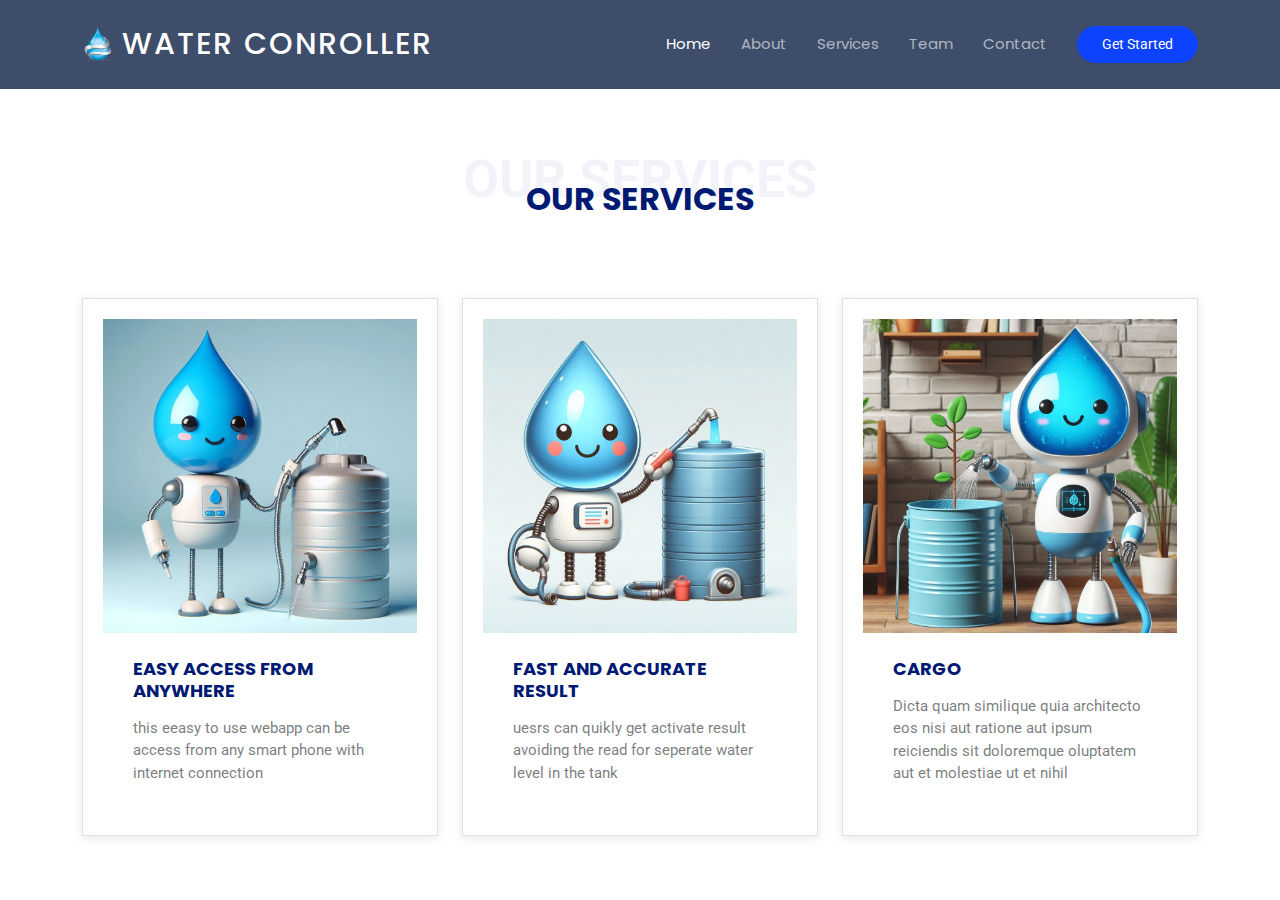
<file: services.html>
<!DOCTYPE html>
<html lang="en">

<head>
  <meta charset="utf-8">
  <meta content="width=device-width, initial-scale=1.0" name="viewport">
  <title>ChaarTech</title>
  <meta name="description" content="">
  <meta name="keywords" content="">

 

  <!-- Fonts -->
  <link href="https://fonts.googleapis.com" rel="preconnect">
  <link href="https://fonts.gstatic.com" rel="preconnect" crossorigin>
  <link href="https://fonts.googleapis.com/css2?family=Roboto:ital,wght@0,100;0,300;0,400;0,500;0,700;0,900;1,100;1,300;1,400;1,500;1,700;1,900&family=Poppins:ital,wght@0,100;0,200;0,300;0,400;0,500;0,600;0,700;0,800;0,900;1,100;1,200;1,300;1,400;1,500;1,600;1,700;1,800;1,900&display=swap" rel="stylesheet">

  <!-- Vendor CSS Files -->
  <link href="assets/vendor/bootstrap/css/bootstrap.min.css" rel="stylesheet">
  <link href="assets/vendor/bootstrap-icons/bootstrap-icons.css" rel="stylesheet">
  <link href="assets/vendor/aos/aos.css" rel="stylesheet">
  <link href="assets/vendor/fontawesome-free/css/all.min.css" rel="stylesheet">
  <link href="assets/vendor/glightbox/css/glightbox.min.css" rel="stylesheet">
  <link href="assets/vendor/swiper/swiper-bundle.min.css" rel="stylesheet">

  <!-- Main CSS File -->
  <link href="assets/css/main.css" rel="stylesheet">


</head>

<body class="starter-page-page">

  <header id="header" class="header d-flex align-items-center fixed-top">
    <div class="container-fluid container-xl position-relative d-flex align-items-center">

      <a href="index.html" class="logo d-flex align-items-center me-auto">
        <!-- Uncomment the line below if you also wish to use an image logo -->
        <img src="assets/img/water-logo-drop-7.png" alt="">
        <h1 class="sitename">water conroller</h1>
      </a>

      <nav id="navmenu" class="navmenu">
        <ul>
          <li><a href="index.html" class="active">Home</a></li>
          <li><a href="about2.html">About</a></li>
          <li><a href="services.html">Services</a></li>   
          <li><a href="starter-page.html">Team</a></li>
          <li><a href="contact.html">Contact</a></li>
        </ul>
        <i class="mobile-nav-toggle d-xl-none bi bi-list"></i>
      </nav>
      <a class="btn-getstarted" href="login.html">Get Started</a>

    </div>
  </header>

 <!-- Services Section -->
 <section id="services" class="services section" style="position: relative; top: 90px;">

    <!-- Section Title -->
    <div class="container section-title" data-aos="fade-up">
      <span>Our Services<br></span>
      <h2>Our ServiceS</h2>
     
    </div><!-- End Section Title -->

    <div class="container">

      <div class="row gy-4">

        <div class="col-lg-4 col-md-6" data-aos="fade-up" data-aos-delay="100">
          <div class="card">
            <div class="card-img">
              <img src="assets/img/IMG-20241024-WA0008.jpg" alt="" class="img-fluid">
            </div>
            <h3>easy access from anywhere</h3>
            <p>this eeasy to use webapp can be access from any smart phone with internet connection</p>
          </div>
        </div><!-- End Card Item -->

        <div class="col-lg-4 col-md-6" data-aos="fade-up" data-aos-delay="200">
          <div class="card">
            <div class="card-img">
              <img src="assets/img/IMG-20241024-WA0009.jpg" alt="" class="img-fluid">
            </div>
            <h3><a href="#" class="stretched-link">fast and accurate result</a></h3>
            <p>uesrs can quikly get activate result avoiding the read for seperate water level in the tank</p>
          </div>
        </div><!-- End Card Item -->

        <div class="col-lg-4 col-md-6" data-aos="fade-up" data-aos-delay="300">
          <div class="card">
            <div class="card-img">
              <img src="assets/img/IMG-20241024-WA0012.jpg" alt="" class="img-fluid">
            </div>
            <h3><a href="#" class="stretched-link">Cargo</a></h3>
            <p>Dicta quam similique quia architecto eos nisi aut ratione aut ipsum reiciendis sit doloremque oluptatem aut et molestiae ut et nihil</p>
          </div>
        </div><!-- End Card Item -->

    
      </div>

    </div>

  </section><!-- /Services Section -->

  <main class="main">

 

  <!-- Scroll Top -->
  <a href="#" id="scroll-top" class="scroll-top d-flex align-items-center justify-content-center"><i class="bi bi-arrow-up-short"></i></a>



  <!-- Vendor JS Files -->
  <script src="assets/vendor/bootstrap/js/bootstrap.bundle.min.js"></script>
  <script src="assets/vendor/php-email-form/validate.js"></script>
  <script src="assets/vendor/aos/aos.js"></script>
  <script src="assets/vendor/purecounter/purecounter_vanilla.js"></script>
  <script src="assets/vendor/glightbox/js/glightbox.min.js"></script>
  <script src="assets/vendor/swiper/swiper-bundle.min.js"></script>

  <!-- Main JS File -->
  <script src="assets/js/main.js"></script>

</body>

</html>
</file>
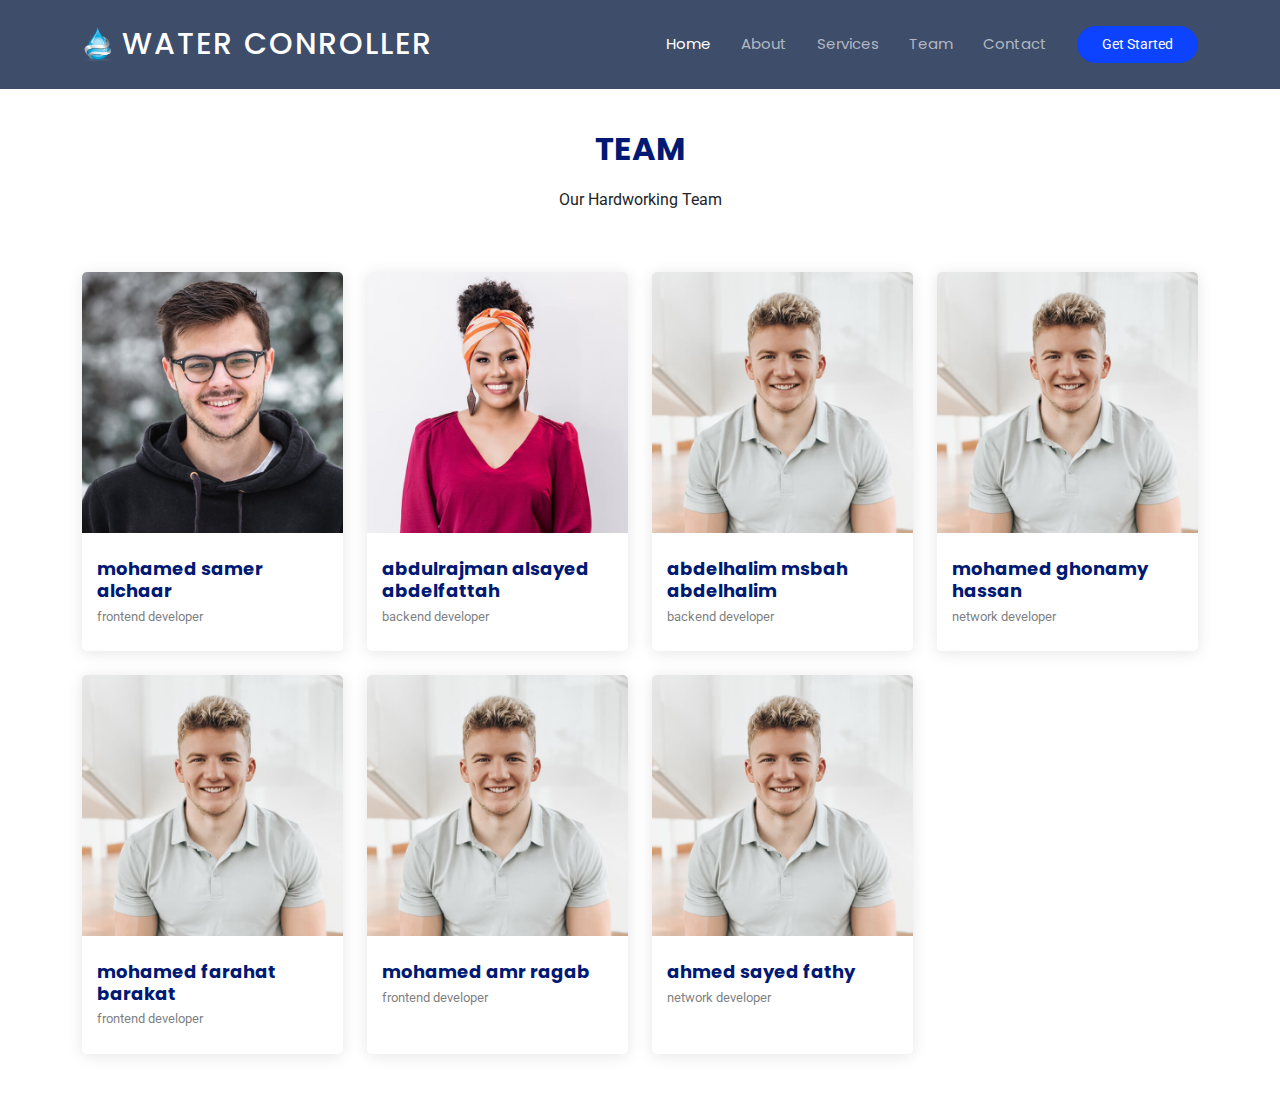
<file: starter-page.html>
<!DOCTYPE html>
<html lang="en">

<head>
  <meta charset="utf-8">
  <meta content="width=device-width, initial-scale=1.0" name="viewport">
 
  <meta name="description" content="">
  <meta name="keywords" content="">

  <!-- Favicons -->
  <link href="assets/img/favicon.png" rel="icon">
  <link href="assets/img/apple-touch-icon.png" rel="apple-touch-icon">

  <!-- Fonts -->
  <link href="https://fonts.googleapis.com" rel="preconnect">
  <link href="https://fonts.gstatic.com" rel="preconnect" crossorigin>
  <link href="https://fonts.googleapis.com/css2?family=Roboto:ital,wght@0,100;0,300;0,400;0,500;0,700;0,900;1,100;1,300;1,400;1,500;1,700;1,900&family=Poppins:ital,wght@0,100;0,200;0,300;0,400;0,500;0,600;0,700;0,800;0,900;1,100;1,200;1,300;1,400;1,500;1,600;1,700;1,800;1,900&display=swap" rel="stylesheet">

  <!-- Vendor CSS Files -->
  <link href="assets/vendor/bootstrap/css/bootstrap.min.css" rel="stylesheet">
  <link href="assets/vendor/bootstrap-icons/bootstrap-icons.css" rel="stylesheet">
  <link href="assets/vendor/aos/aos.css" rel="stylesheet">
  <link href="assets/vendor/fontawesome-free/css/all.min.css" rel="stylesheet">
  <link href="assets/vendor/glightbox/css/glightbox.min.css" rel="stylesheet">
  <link href="assets/vendor/swiper/swiper-bundle.min.css" rel="stylesheet">

  <!-- Main CSS File -->
  <link href="assets/css/main.css" rel="stylesheet">

 
</head>

<body class="starter-page-page">

  <header id="header" class="header d-flex align-items-center fixed-top">
    <div class="container-fluid container-xl position-relative d-flex align-items-center">

      <a href="index.html" class="logo d-flex align-items-center me-auto">
        <!-- Uncomment the line below if you also wish to use an image logo -->
        <img src="assets/img/water-logo-drop-7.png" alt="">
        <h1 class="sitename">water conroller</h1>
      </a>

      <nav id="navmenu" class="navmenu">
        <ul>
          <li><a href="index.html" class="active">Home</a></li>
          <li><a href="about2.html">About</a></li>
          <li><a href="services.html">Services</a></li>   
          <li><a href="starter-page.html">Team</a></li>
          <li><a href="contact.html">Contact</a></li>
        </ul>
        <i class="mobile-nav-toggle d-xl-none bi bi-list"></i>
      </nav>
      <a class="btn-getstarted" href="login.html">Get Started</a>

    </div>
  </header>

     <!-- Team Section -->
     <section id="team" class="team section" style="position: relative; top: 40px;">

      <!-- Section Title -->
      <div class="container section-title" data-aos="fade-up">
        <h2>Team</h2>
        <p>Our Hardworking Team</p>
      </div><!-- End Section Title -->

      <div class="container">

        <div class="row gy-4">

          <div class="col-lg-3 col-md-6 d-flex align-items-stretch" data-aos="fade-up" data-aos-delay="100">
            <div class="team-member">
              <div class="member-img">
                <img src="assets/img/team/team-1.jpg" class="img-fluid" alt="">
                <div class="social">
                  <a href=""><i class="bi bi-twitter-x"></i></a>
                  <a href=""><i class="bi bi-facebook"></i></a>
                  <a href=""><i class="bi bi-instagram"></i></a>
                  <a href=""><i class="bi bi-linkedin"></i></a>
                </div>
              </div>
              <div class="member-info">
                <h4>mohamed samer alchaar</h4>
                <span>frontend developer</span>
              </div>
            </div>
          </div><!-- End Team Member -->

          <div class="col-lg-3 col-md-6 d-flex align-items-stretch" data-aos="fade-up" data-aos-delay="200">
            <div class="team-member">
              <div class="member-img">
                <img src="assets/img/team/team-2.jpg" class="img-fluid" alt="">
                <div class="social">
                  <a href=""><i class="bi bi-twitter-x"></i></a>
                  <a href=""><i class="bi bi-facebook"></i></a>
                  <a href=""><i class="bi bi-instagram"></i></a>
                  <a href=""><i class="bi bi-linkedin"></i></a>
                </div>
              </div>
              <div class="member-info">
                <h4>abdulrajman alsayed abdelfattah</h4>
                <span>backend developer</span>
              </div>
            </div>
          </div><!-- End Team Member -->

          <div class="col-lg-3 col-md-6 d-flex align-items-stretch" data-aos="fade-up" data-aos-delay="300">
            <div class="team-member">
              <div class="member-img">
                <img src="assets/img/team/team-3.jpg" class="img-fluid" alt="">
                <div class="social">
                  <a href=""><i class="bi bi-twitter-x"></i></a>
                  <a href=""><i class="bi bi-facebook"></i></a>
                  <a href=""><i class="bi bi-instagram"></i></a>
                  <a href=""><i class="bi bi-linkedin"></i></a>
                </div>
              </div>
              <div class="member-info">
                <h4>abdelhalim msbah abdelhalim</h4>
                <span>backend developer</span>
              </div>
            </div>
          </div><!-- End Team Member -->

          <div class="col-lg-3 col-md-6 d-flex align-items-stretch" data-aos="fade-up" data-aos-delay="400">
            <div class="team-member">
              <div class="member-img">
                <img src="assets/img/team/team-3.jpg" class="img-fluid" alt="">
                <div class="social">
                  <a href=""><i class="bi bi-twitter-x"></i></a>
                  <a href=""><i class="bi bi-facebook"></i></a>
                  <a href=""><i class="bi bi-instagram"></i></a>
                  <a href=""><i class="bi bi-linkedin"></i></a>
                </div>
              </div>
              <div class="member-info">
                <h4>mohamed ghonamy hassan</h4>
                <span>network developer</span>
              </div>
            </div>
          </div><!-- End Team Member -->



          <div class="col-lg-3 col-md-6 d-flex align-items-stretch" data-aos="fade-up" data-aos-delay="400">
            <div class="team-member">
              <div class="member-img">
                <img src="assets/img/team/team-3.jpg" class="img-fluid" alt="">
                <div class="social">
                  <a href=""><i class="bi bi-twitter-x"></i></a>
                  <a href=""><i class="bi bi-facebook"></i></a>
                  <a href=""><i class="bi bi-instagram"></i></a>
                  <a href=""><i class="bi bi-linkedin"></i></a>
                </div>
              </div>
              <div class="member-info">
                <h4>mohamed farahat barakat</h4>
                <span>frontend developer</span>
              </div>
            </div>
          </div><!-- End Team Member -->

          <div class="col-lg-3 col-md-6 d-flex align-items-stretch" data-aos="fade-up" data-aos-delay="400">
            <div class="team-member">
              <div class="member-img">
                <img src="assets/img/team/team-3.jpg" class="img-fluid" alt="">
                <div class="social">
                  <a href=""><i class="bi bi-twitter-x"></i></a>
                  <a href=""><i class="bi bi-facebook"></i></a>
                  <a href=""><i class="bi bi-instagram"></i></a>
                  <a href=""><i class="bi bi-linkedin"></i></a>
                </div>
              </div>
              <div class="member-info">
                <h4>mohamed amr ragab</h4>
                <span>frontend developer</span>
              </div>
            </div>
          </div><!-- End Team Member -->

          <div class="col-lg-3 col-md-6 d-flex align-items-stretch" data-aos="fade-up" data-aos-delay="400">
            <div class="team-member">
              <div class="member-img">
                <img src="assets/img/team/team-3.jpg" class="img-fluid" alt="">
                <div class="social">
                  <a href=""><i class="bi bi-twitter-x"></i></a>
                  <a href=""><i class="bi bi-facebook"></i></a>
                  <a href=""><i class="bi bi-instagram"></i></a>
                  <a href=""><i class="bi bi-linkedin"></i></a>
                </div>
              </div>
              <div class="member-info">
                <h4>ahmed sayed fathy</h4>
                <span>network developer</span>
              </div>
            </div>
          </div><!-- End Team Member -->


        </div>

      </div>

    </section><!-- /Team Section -->

  <main class="main">

 

  <!-- Scroll Top -->
  <a href="#" id="scroll-top" class="scroll-top d-flex align-items-center justify-content-center"><i class="bi bi-arrow-up-short"></i></a>



  <!-- Vendor JS Files -->
  <script src="assets/vendor/bootstrap/js/bootstrap.bundle.min.js"></script>
  <script src="assets/vendor/php-email-form/validate.js"></script>
  <script src="assets/vendor/aos/aos.js"></script>
  <script src="assets/vendor/purecounter/purecounter_vanilla.js"></script>
  <script src="assets/vendor/glightbox/js/glightbox.min.js"></script>
  <script src="assets/vendor/swiper/swiper-bundle.min.js"></script>

  <!-- Main JS File -->
  <script src="assets/js/main.js"></script>

</body>

</html>
</file>
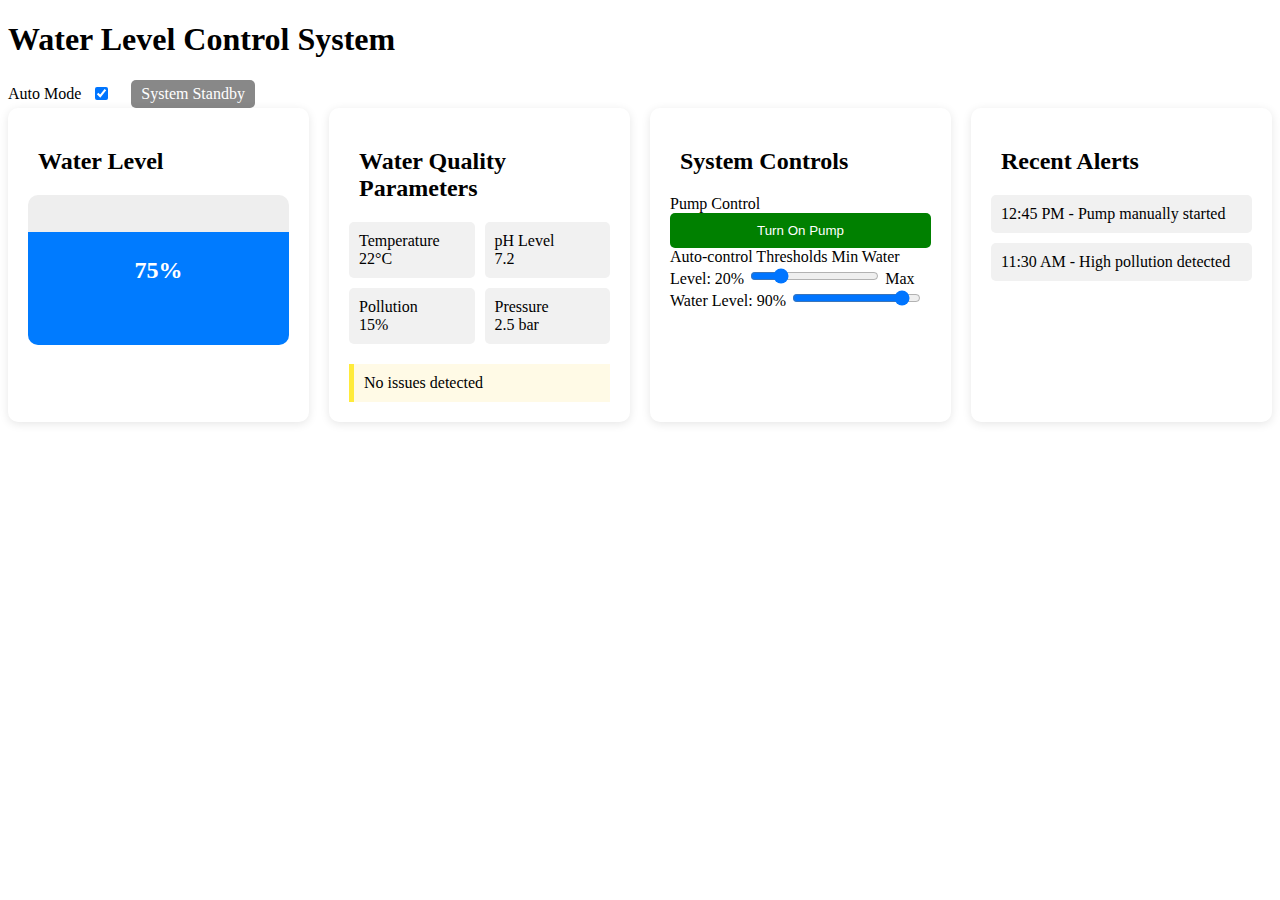
<file: work.html>
<!DOCTYPE html>
<html lang="en">
<head>
  <meta charset="UTF-8">
  <meta name="viewport" content="width=device-width, initial-scale=1.0">
  <title>Water Level Control System</title>
  <link rel="stylesheet" href="assets/css/style2.css">
</head>
<body>
  <div class="container">
    <header class="header">
      <h1>Water Level Control System</h1>
      <div class="controls">
        <div class="auto-mode">
          <span>Auto Mode</span>
          <input type="checkbox" id="auto-mode-switch" checked>
        </div>
        <span class="badge standby">System Standby</span>
      </div>
    </header>

    <div class="grid">
      <!-- Water Level Card -->
      <div class="card water-level">
        <h2><i class="icon-waves"></i> Water Level</h2>
        <div class="water-level-display">
          <div class="water-level-bar" style="height: 75%;"></div>
          <span class="water-level-text">75%</span>
        </div>
      </div>

      <!-- Water Quality Card -->
      <div class="card water-quality">
        <h2><i class="icon-flask"></i> Water Quality Parameters</h2>
        <div class="parameters">
          <div class="parameter">
            <span>Temperature</span>
            <span><i class="icon-thermometer"></i> 22°C</span>
          </div>
          <div class="parameter">
            <span>pH Level</span>
            <span><i class="icon-flask"></i> 7.2</span>
          </div>
          <div class="parameter">
            <span>Pollution</span>
            <span><i class="icon-alert"></i> 15%</span>
          </div>
          <div class="parameter">
            <span>Pressure</span>
            <span><i class="icon-gauge"></i> 2.5 bar</span>
          </div>
        </div>
        <div class="alert">No issues detected</div>
      </div>

      <!-- System Controls -->
      <div class="card system-controls">
        <h2><i class="icon-settings"></i> System Controls</h2>
        <div class="control">
          <span>Pump Control</span>
          <button class="pump-control">Turn On Pump</button>
        </div>
        <div class="control">
          <span>Auto-control Thresholds</span>
          <label for="min-level">Min Water Level: 20%</label>
          <input type="range" id="min-level" min="0" max="100" value="20">
          <label for="max-level">Max Water Level: 90%</label>
          <input type="range" id="max-level" min="0" max="100" value="90">
        </div>
      </div>

     

      <!-- Recent Alerts -->
      <div class="card alerts">
        <h2><i class="icon-bell"></i> Recent Alerts</h2>
        <div class="alert-list">
          <div class="alert-item">
            <span>12:45 PM - Pump manually started</span>
          </div>
          <div class="alert-item">
            <span>11:30 AM - High pollution detected</span>
          </div>
        </div>
      </div>
    </div>
  </div>
</body>
</html>
</file>
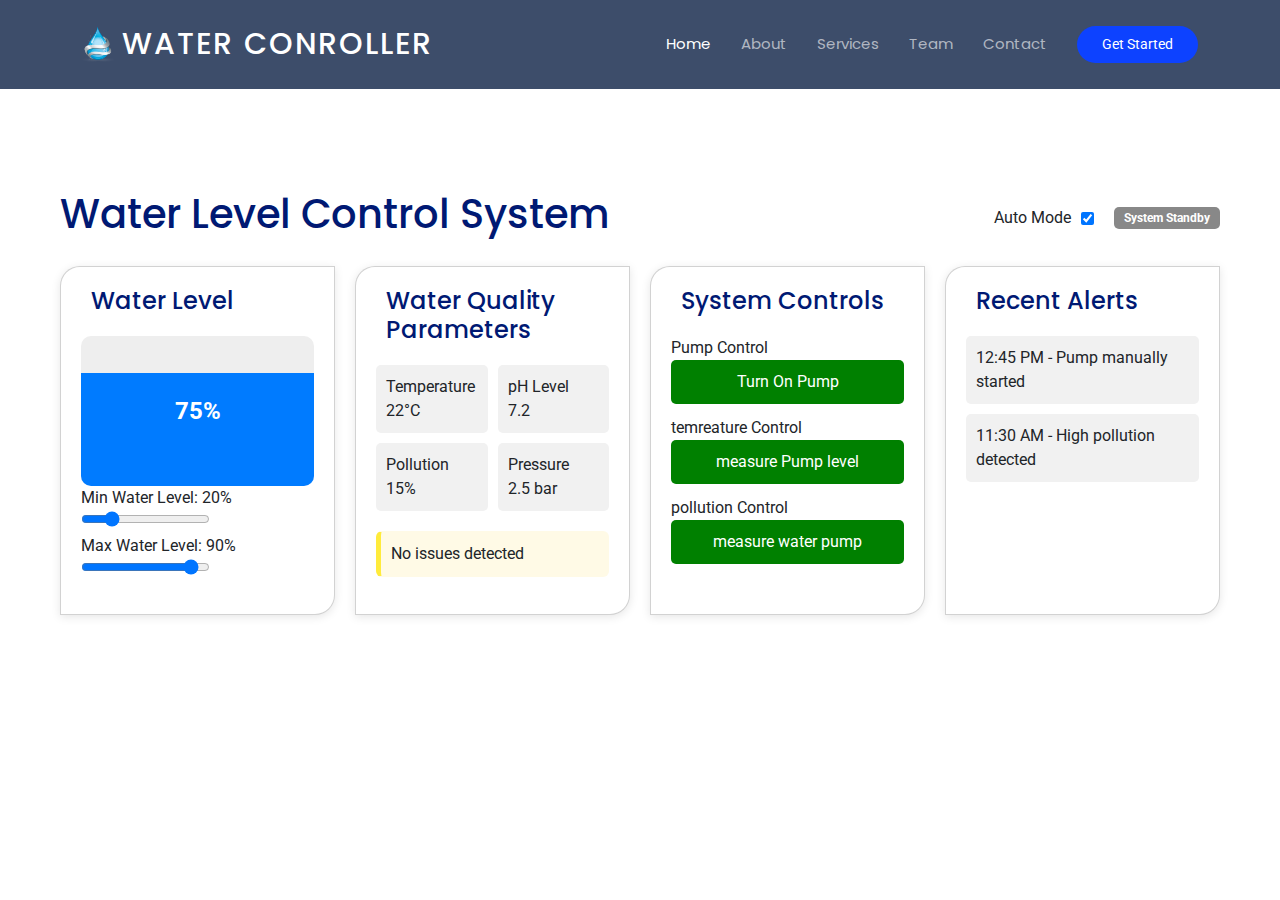
<file: work2.html>
<!DOCTYPE html>
<html lang="en">

<head>
  <meta charset="utf-8">
  <meta content="width=device-width, initial-scale=1.0" name="viewport">

  <meta name="description" content="">
  <meta name="keywords" content="">

  <!-- Favicons -->
  <link href="assets/img/favicon.png" rel="icon">
  <link href="assets/img/apple-touch-icon.png" rel="apple-touch-icon">

  <!-- Fonts -->
  <link href="https://fonts.googleapis.com" rel="preconnect">
  <link href="https://fonts.gstatic.com" rel="preconnect" crossorigin>
  <link href="https://fonts.googleapis.com/css2?family=Roboto:ital,wght@0,100;0,300;0,400;0,500;0,700;0,900;1,100;1,300;1,400;1,500;1,700;1,900&family=Poppins:ital,wght@0,100;0,200;0,300;0,400;0,500;0,600;0,700;0,800;0,900;1,100;1,200;1,300;1,400;1,500;1,600;1,700;1,800;1,900&display=swap" rel="stylesheet">

  <!-- Vendor CSS Files -->
  <link href="assets/vendor/bootstrap/css/bootstrap.min.css" rel="stylesheet">
  <link href="assets/vendor/bootstrap-icons/bootstrap-icons.css" rel="stylesheet">
  <link href="assets/vendor/aos/aos.css" rel="stylesheet">
  <link href="assets/vendor/fontawesome-free/css/all.min.css" rel="stylesheet">
  <link href="assets/vendor/glightbox/css/glightbox.min.css" rel="stylesheet">
  <link href="assets/vendor/swiper/swiper-bundle.min.css" rel="stylesheet">

  <!-- Main CSS File -->
  <link href="assets/css/main.css" rel="stylesheet">

 
</head>

<body class="starter-page-page">

  <header id="header" class="header d-flex align-items-center fixed-top">
    <div class="container-fluid container-xl position-relative d-flex align-items-center">

      <a href="index.html" class="logo d-flex align-items-center me-auto">
        <!-- Uncomment the line below if you also wish to use an image logo -->
        <img src="assets/img/water-logo-drop-7.png" alt="">
        <h1 class="sitename">water conroller</h1>
      </a>

      <nav id="navmenu" class="navmenu">
        <ul>
          <li><a href="index.html" class="active">Home</a></li>
          <li><a href="about2.html">About</a></li>
          <li><a href="services.html">Services</a></li>   
          <li><a href="starter-page.html">Team</a></li>
          <li><a href="contact.html">Contact</a></li>
        </ul>
        <i class="mobile-nav-toggle d-xl-none bi bi-list"></i>
      </nav>
      <a class="btn-getstarted" href="login.html">Get Started</a>

    </div>
  </header>

     <!-- Team Section -->
     <section id="team" class="team section" style="position: relative; top: 110px;">

      <!-- Section Title -->
      
      <div class="container2">
        <header class="header2">
          <h1>Water Level Control System</h1>
          <div class="controls">
            <div class="auto-mode">
              <span>Auto Mode</span>
              <input type="checkbox" id="auto-mode-switch" checked>
            </div>
            <span class="badge standby">System Standby</span>
          </div>
        </header>
    
        <div class="grid">
          <!-- Water Level Card -->
          <div class="card water-level">
            <h2><i class="icon-waves"></i> Water Level</h2>
            <div class="water-level-display">
              <div class="water-level-bar" style="height: 75%;"></div>
              <span class="water-level-text">75%</span>
            </div>
             <div class="control">
             
              <label for="min-level">Min Water Level: 20%</label>
              <input type="range" id="min-level" min="0" max="100" value="20">
              <label for="max-level">Max Water Level: 90%</label>
              <input type="range" id="max-level" min="0" max="100" value="90">
            </div>
          </div>
    
          <!-- Water Quality Card -->
          <div class="card water-quality">
            <h2><i class="icon-flask"></i> Water Quality Parameters</h2>
            <div class="parameters">
              <div class="parameter">
                <span>Temperature</span>
                <span><i class="icon-thermometer"></i> 22°C</span>
              </div>
              <div class="parameter">
                <span>pH Level</span>
                <span><i class="icon-flask"></i> 7.2</span>
              </div>
              <div class="parameter">
                <span>Pollution</span>
                <span><i class="icon-alert"></i> 15%</span>
              </div>
              <div class="parameter">
                <span>Pressure</span>
                <span><i class="icon-gauge"></i> 2.5 bar</span>
              </div>
            </div>
            <div class="alert">No issues detected</div>
          </div>
    
          <!-- System Controls -->
          <div class="card system-controls">
            <h2><i class="icon-settings"></i> System Controls</h2>
            <div class="control">
              <span>Pump Control</span>
              <button class="pump-control">Turn On Pump</button>
            </div>
            <div class="control">
              <span>temreature Control</span>
              <button class="pump-control">measure Pump level</button>
            </div>
            <div class="control">
              <span>pollution Control</span>
              <button class="pump-control">measure water pump</button>
            </div>
            <!-- <div class="control">
              <span>Auto-control Thresholds</span>
              <label for="min-level">Min Water Level: 20%</label>
              <input type="range" id="min-level" min="0" max="100" value="20">
              <label for="max-level">Max Water Level: 90%</label>
              <input type="range" id="max-level" min="0" max="100" value="90">
            </div> -->
          </div>
    
         
    
          <!-- Recent Alerts -->
          <div class="card alerts">
            <h2><i class="icon-bell"></i> Recent Alerts</h2>
            <div class="alert-list">
              <div class="alert-item">
                <span>12:45 PM - Pump manually started</span>
              </div>
              <div class="alert-item">
                <span>11:30 AM - High pollution detected</span>
              </div>
            </div>
          </div>
        </div>
      </div>
        </div>

      </div>

    </section><!-- /Team Section -->

  <main class="main">

 

  <!-- Scroll Top -->
  <a href="#" id="scroll-top" class="scroll-top d-flex align-items-center justify-content-center"><i class="bi bi-arrow-up-short"></i></a>



  <!-- Vendor JS Files -->
  <script src="assets/vendor/bootstrap/js/bootstrap.bundle.min.js"></script>
  <script src="assets/vendor/php-email-form/validate.js"></script>
  <script src="assets/vendor/aos/aos.js"></script>
  <script src="assets/vendor/purecounter/purecounter_vanilla.js"></script>
  <script src="assets/vendor/glightbox/js/glightbox.min.js"></script>
  <script src="assets/vendor/swiper/swiper-bundle.min.js"></script>

  <!-- Main JS File -->
  <script src="assets/js/main.js"></script>

</body>

</html>
</file>
<file: assets/css/main.css>
/* Fonts */
:root {
  --default-font: "Roboto",  system-ui, -apple-system, "Segoe UI", Roboto, "Helvetica Neue", Arial, "Noto Sans", "Liberation Sans", sans-serif, "Apple Color Emoji", "Segoe UI Emoji", "Segoe UI Symbol", "Noto Color Emoji";
  --heading-font: "Poppins",  sans-serif;
  --nav-font: "Poppins",  sans-serif;
}

/* Global Colors - The following color variables are used throughout the website. Updating them here will change the color scheme of the entire website */
:root { 
  --background-color: #ffffff; /* Background color for the entire website, including individual sections */
  --default-color: #212529; /* Default color used for the majority of the text content across the entire website */
  --heading-color: #001973; /* Color for headings, subheadings and title throughout the website */
  --accent-color: #0d42ff; /* Accent color that represents your brand on the website. It's used for buttons, links, and other elements that need to stand out */
  --surface-color: #ffffff; /* The surface color is used as a background of boxed elements within sections, such as cards, icon boxes, or other elements that require a visual separation from the global background. */
  --contrast-color: #ffffff; /* Contrast color for text, ensuring readability against backgrounds of accent, heading, or default colors. */
}

/* Nav Menu Colors - The following color variables are used specifically for the navigation menu. They are separate from the global colors to allow for more customization options */
:root {
  --nav-color: rgba(255, 255, 255, 0.6);  /* The default color of the main navmenu links */
  --nav-hover-color: #ffffff; /* Applied to main navmenu links when they are hovered over or active */
  --nav-mobile-background-color: #ffffff; /* Used as the background color for mobile navigation menu */
  --nav-dropdown-background-color: #ffffff; /* Used as the background color for dropdown items that appear when hovering over primary navigation items */
  --nav-dropdown-color: #212529; /* Used for navigation links of the dropdown items in the navigation menu. */
  --nav-dropdown-hover-color: #0d42ff; /* Similar to --nav-hover-color, this color is applied to dropdown navigation links when they are hovered over. */
}

/* Color Presets - These classes override global colors when applied to any section or element, providing reuse of the sam color scheme. */

.light-background {
  --background-color: #f7f9fc;
  --surface-color: #ffffff;
}

.dark-background {
  --background-color: #0e1d34;
  --default-color: #ffffff;
  --heading-color: #ffffff;
  --surface-color: #19335c;
  --contrast-color: #ffffff;
}

/* Smooth scroll */
:root {
  scroll-behavior: smooth;
}

/*--------------------------------------------------------------
# General Styling & Shared Classes
--------------------------------------------------------------*/
body {
  color: var(--default-color);
  background-color: var(--background-color);
  font-family: var(--default-font);
}

a {
  color: var(--accent-color);
  text-decoration: none;
  transition: 0.3s;
}

a:hover {
  color: color-mix(in srgb, var(--accent-color), transparent 25%);
  text-decoration: none;
}

h1,
h2,
h3,
h4,
h5,
h6 {
  color: var(--heading-color);
  font-family: var(--heading-font);
}

/* Pulsating Play Button
------------------------------*/
.pulsating-play-btn {
  width: 94px;
  height: 94px;
  background: radial-gradient(var(--accent-color) 50%, color-mix(in srgb, var(--accent-color), transparent 75%) 52%);
  border-radius: 50%;
  display: block;
  position: relative;
  overflow: hidden;
}

.pulsating-play-btn:before {
  content: "";
  position: absolute;
  width: 120px;
  height: 120px;
  animation-delay: 0s;
  animation: pulsate-play-btn 2s;
  animation-direction: forwards;
  animation-iteration-count: infinite;
  animation-timing-function: steps;
  opacity: 1;
  border-radius: 50%;
  border: 5px solid color-mix(in srgb, var(--accent-color), transparent 30%);
  top: -15%;
  left: -15%;
  background: rgba(198, 16, 0, 0);
}

.pulsating-play-btn:after {
  content: "";
  position: absolute;
  left: 50%;
  top: 50%;
  transform: translateX(-40%) translateY(-50%);
  width: 0;
  height: 0;
  border-top: 10px solid transparent;
  border-bottom: 10px solid transparent;
  border-left: 15px solid #fff;
  z-index: 100;
  transition: all 400ms cubic-bezier(0.55, 0.055, 0.675, 0.19);
}

.pulsating-play-btn:hover:before {
  content: "";
  position: absolute;
  left: 50%;
  top: 50%;
  transform: translateX(-40%) translateY(-50%);
  width: 0;
  height: 0;
  border: none;
  border-top: 10px solid transparent;
  border-bottom: 10px solid transparent;
  border-left: 15px solid #fff;
  z-index: 200;
  animation: none;
  border-radius: 0;
}

.pulsating-play-btn:hover:after {
  border-left: 15px solid var(--accent-color);
  transform: scale(20);
}

@keyframes pulsate-play-btn {
  0% {
    transform: scale(0.6, 0.6);
    opacity: 1;
  }

  100% {
    transform: scale(1, 1);
    opacity: 0;
  }
}

/* PHP Email Form Messages
------------------------------*/
.php-email-form .error-message {
  display: none;
  background: #df1529;
  color: #ffffff;
  text-align: left;
  padding: 15px;
  margin-bottom: 24px;
  font-weight: 600;
}

.php-email-form .sent-message {
  display: none;
  color: #ffffff;
  background: #059652;
  text-align: center;
  padding: 15px;
  margin-bottom: 24px;
  font-weight: 600;
}

.php-email-form .loading {
  display: none;
  background: var(--surface-color);
  text-align: center;
  padding: 15px;
  margin-bottom: 24px;
}

.php-email-form .loading:before {
  content: "";
  display: inline-block;
  border-radius: 50%;
  width: 24px;
  height: 24px;
  margin: 0 10px -6px 0;
  border: 3px solid var(--accent-color);
  border-top-color: var(--surface-color);
  animation: php-email-form-loading 1s linear infinite;
}

@keyframes php-email-form-loading {
  0% {
    transform: rotate(0deg);
  }

  100% {
    transform: rotate(360deg);
  }
}

/*--------------------------------------------------------------
# Global Header
--------------------------------------------------------------*/
.header {
  --background-color: #3d4d6a;
  --heading-color: #ffffff;
  color: var(--default-color);
  background-color: var(--background-color);
  padding: 15px 0;
  transition: all 0.5s;
  z-index: 997;
}

.header .logo {
  line-height: 1;
}

.header .logo img {
  max-height: 36px;
  margin-right: 8px;
}

.header .logo h1 {
  font-size: 30px;
  margin: 0;
  font-weight: 500;
  color: var(--heading-color);
  letter-spacing: 2px;
  text-transform: uppercase;
}

.header .btn-getstarted,
.header .btn-getstarted:focus {
  color: var(--contrast-color);
  background: var(--accent-color);
  font-size: 14px;
  padding: 8px 25px;
  margin: 0 0 0 30px;
  border-radius: 50px;
  transition: 0.3s;
}

.header .btn-getstarted:hover,
.header .btn-getstarted:focus:hover {
  color: var(--contrast-color);
  background: color-mix(in srgb, var(--accent-color), transparent 15%);
}

@media (max-width: 1200px) {
  .header .logo {
    order: 1;
  }

  .header .btn-getstarted {
    order: 2;
    margin: 0 15px 0 0;
    padding: 6px 15px;
  }

  .header .navmenu {
    order: 3;
  }
}

/* Index Page Header
------------------------------*/
.index-page .header {
  --background-color: rgba(255, 255, 255, 0);
  --heading-color: #ffffff;
  --nav-color: #ffffff;
}

/* Index Page Header on Scroll
------------------------------*/
.index-page.scrolled .header {
  --background-color: rgba(40, 58, 90, 0.9);
}

/*--------------------------------------------------------------
# Navigation Menu
--------------------------------------------------------------*/
/* Desktop Navigation */
@media (min-width: 1200px) {
  .navmenu {
    padding: 0;
  }

  .navmenu ul {
    margin: 0;
    padding: 0;
    display: flex;
    list-style: none;
    align-items: center;
  }

  .navmenu li {
    position: relative;
  }

  .navmenu a,
  .navmenu a:focus {
    color: var(--nav-color);
    padding: 18px 15px;
    font-size: 15px;
    font-family: var(--nav-font);
    font-weight: 400;
    display: flex;
    align-items: center;
    justify-content: space-between;
    white-space: nowrap;
    transition: 0.3s;
  }

  .navmenu a i,
  .navmenu a:focus i {
    font-size: 12px;
    line-height: 0;
    margin-left: 5px;
    transition: 0.3s;
  }

  .navmenu li:last-child a {
    padding-right: 0;
  }

  .navmenu li:hover>a,
  .navmenu .active,
  .navmenu .active:focus {
    color: var(--nav-hover-color);
  }

  .navmenu .dropdown ul {
    margin: 0;
    padding: 10px 0;
    background: var(--nav-dropdown-background-color);
    display: block;
    position: absolute;
    visibility: hidden;
    left: 14px;
    top: 130%;
    opacity: 0;
    transition: 0.3s;
    border-radius: 4px;
    z-index: 99;
    box-shadow: 0px 0px 30px rgba(0, 0, 0, 0.1);
  }

  .navmenu .dropdown ul li {
    min-width: 200px;
  }

  .navmenu .dropdown ul a {
    padding: 10px 20px;
    font-size: 15px;
    text-transform: none;
    color: var(--nav-dropdown-color);
  }

  .navmenu .dropdown ul a i {
    font-size: 12px;
  }

  .navmenu .dropdown ul a:hover,
  .navmenu .dropdown ul .active:hover,
  .navmenu .dropdown ul li:hover>a {
    color: var(--nav-dropdown-hover-color);
  }

  .navmenu .dropdown:hover>ul {
    opacity: 1;
    top: 100%;
    visibility: visible;
  }

  .navmenu .dropdown .dropdown ul {
    top: 0;
    left: -90%;
    visibility: hidden;
  }

  .navmenu .dropdown .dropdown:hover>ul {
    opacity: 1;
    top: 0;
    left: -100%;
    visibility: visible;
  }

  .navmenu .megamenu {
    position: static;
  }

  .navmenu .megamenu ul {
    margin: 0;
    padding: 10px;
    background: var(--nav-dropdown-background-color);
    box-shadow: 0px 0px 20px rgba(0, 0, 0, 0.1);
    position: absolute;
    top: 130%;
    left: 0;
    right: 0;
    visibility: hidden;
    opacity: 0;
    display: flex;
    transition: 0.3s;
    border-radius: 4px;
    z-index: 99;
  }

  .navmenu .megamenu ul li {
    flex: 1;
  }

  .navmenu .megamenu ul li a,
  .navmenu .megamenu ul li:hover>a {
    padding: 10px 20px;
    font-size: 15px;
    color: var(--nav-dropdown-color);
  }

  .navmenu .megamenu ul li a:hover,
  .navmenu .megamenu ul li .active,
  .navmenu .megamenu ul li .active:hover {
    color: var(--nav-dropdown-hover-color);
  }

  .navmenu .megamenu:hover>ul {
    opacity: 1;
    top: 100%;
    visibility: visible;
  }

  .navmenu .dd-box-shadow {
    box-shadow: 0px 0px 30px rgba(0, 0, 0, 0.1);
  }
}

/* Mobile Navigation */
@media (max-width: 1199px) {
  .mobile-nav-toggle {
    color: var(--nav-color);
    font-size: 28px;
    line-height: 0;
    margin-right: 10px;
    cursor: pointer;
    transition: color 0.3s;
  }

  .navmenu {
    padding: 0;
    z-index: 9997;
  }

  .navmenu ul {
    display: none;
    list-style: none;
    position: absolute;
    inset: 60px 20px 20px 20px;
    padding: 10px 0;
    margin: 0;
    border-radius: 6px;
    background-color: var(--nav-mobile-background-color);
    overflow-y: auto;
    transition: 0.3s;
    z-index: 9998;
    box-shadow: 0px 0px 30px rgba(0, 0, 0, 0.1);
  }

  .navmenu a,
  .navmenu a:focus {
    color: var(--nav-dropdown-color);
    padding: 10px 20px;
    font-family: var(--nav-font);
    font-size: 17px;
    font-weight: 500;
    display: flex;
    align-items: center;
    justify-content: space-between;
    white-space: nowrap;
    transition: 0.3s;
  }

  .navmenu a i,
  .navmenu a:focus i {
    font-size: 12px;
    line-height: 0;
    margin-left: 5px;
    width: 30px;
    height: 30px;
    display: flex;
    align-items: center;
    justify-content: center;
    border-radius: 50%;
    transition: 0.3s;
    background-color: color-mix(in srgb, var(--accent-color), transparent 90%);
  }

  .navmenu a i:hover,
  .navmenu a:focus i:hover {
    background-color: var(--accent-color);
    color: var(--contrast-color);
  }

  .navmenu a:hover,
  .navmenu .active,
  .navmenu .active:focus {
    color: var(--nav-dropdown-hover-color);
  }

  .navmenu .active i,
  .navmenu .active:focus i {
    background-color: var(--accent-color);
    color: var(--contrast-color);
    transform: rotate(180deg);
  }

  .navmenu .dropdown ul {
    position: static;
    display: none;
    z-index: 99;
    padding: 10px 0;
    margin: 10px 20px;
    background-color: var(--nav-dropdown-background-color);
    border: 1px solid color-mix(in srgb, var(--default-color), transparent 90%);
    box-shadow: none;
    transition: all 0.5s ease-in-out;
  }

  .navmenu .dropdown ul ul {
    background-color: rgba(33, 37, 41, 0.1);
  }

  .navmenu .dropdown>.dropdown-active {
    display: block;
    background-color: rgba(33, 37, 41, 0.03);
  }

  .mobile-nav-active {
    overflow: hidden;
  }

  .mobile-nav-active .mobile-nav-toggle {
    color: #fff;
    position: absolute;
    font-size: 32px;
    top: 15px;
    right: 15px;
    margin-right: 0;
    z-index: 9999;
  }

  .mobile-nav-active .navmenu {
    position: fixed;
    overflow: hidden;
    inset: 0;
    background: rgba(33, 37, 41, 0.8);
    transition: 0.3s;
  }

  .mobile-nav-active .navmenu>ul {
    display: block;
  }
}

/*--------------------------------------------------------------
# Global Footer
--------------------------------------------------------------*/
.footer {
  color: var(--default-color);
  background-color: var(--background-color);
  font-size: 14px;
  position: relative;
}

.footer .footer-top {
  padding-top: 50px;
  border-top: 1px solid color-mix(in srgb, var(--default-color), transparent 90%);
}

.footer .footer-about .logo {
  line-height: 1;
  margin-bottom: 25px;
}

.footer .footer-about .logo img {
  max-height: 40px;
  margin-right: 6px;
}

.footer .footer-about .logo span {
  color: var(--heading-color);
  font-size: 30px;
  font-weight: 700;
  letter-spacing: 1px;
  font-family: var(--heading-font);
}

.footer .footer-about p {
  font-size: 14px;
  font-family: var(--heading-font);
}

.footer .social-links a {
  display: flex;
  align-items: center;
  justify-content: center;
  width: 40px;
  height: 40px;
  border-radius: 50%;
  border: 1px solid color-mix(in srgb, var(--default-color), transparent 50%);
  font-size: 16px;
  color: color-mix(in srgb, var(--default-color), transparent 50%);
  margin-right: 10px;
  transition: 0.3s;
}

.footer .social-links a:hover {
  color: var(--default-color);
  border-color: var(--default-color);
}

.footer h4 {
  font-size: 16px;
  font-weight: bold;
  position: relative;
  padding-bottom: 12px;
}

.footer .footer-links {
  margin-bottom: 30px;
}

.footer .footer-links ul {
  list-style: none;
  padding: 0;
  margin: 0;
}

.footer .footer-links ul i {
  padding-right: 2px;
  font-size: 12px;
  line-height: 0;
}

.footer .footer-links ul li {
  padding: 10px 0;
  display: flex;
  align-items: center;
}

.footer .footer-links ul li:first-child {
  padding-top: 0;
}

.footer .footer-links ul a {
  color: color-mix(in srgb, var(--default-color), transparent 40%);
  display: inline-block;
  line-height: 1;
}

.footer .footer-links ul a:hover {
  color: var(--default-color);
}

.footer .footer-contact p {
  margin-bottom: 5px;
}

.footer .copyright {
  padding-top: 30px;
  padding-bottom: 30px;
  border-top: 1px solid color-mix(in srgb, var(--heading-color), transparent 90%);
}

.footer .copyright p {
  margin-bottom: 0;
}

.footer .credits {
  margin-top: 4px;
  font-size: 13px;
}

.footer .credits a {
  color: var(--default-color);
}

/*--------------------------------------------------------------
# Preloader
--------------------------------------------------------------*/
#preloader {
  position: fixed;
  inset: 0;
  z-index: 9999;
  overflow: hidden;
  background-color: var(--background-color);
  transition: all 0.6s ease-out;
  width: 100%;
  height: 100vh;
}

#preloader:before,
#preloader:after {
  content: "";
  position: absolute;
  border: 4px solid var(--accent-color);
  border-radius: 50%;
  animation: animate-preloader 2s cubic-bezier(0, 0.2, 0.8, 1) infinite;
}

#preloader:after {
  animation-delay: -0.5s;
}

@keyframes animate-preloader {
  0% {
    width: 10px;
    height: 10px;
    top: calc(50% - 5px);
    left: calc(50% - 5px);
    opacity: 1;
  }

  100% {
    width: 72px;
    height: 72px;
    top: calc(50% - 36px);
    left: calc(50% - 36px);
    opacity: 0;
  }
}

/*--------------------------------------------------------------
# Scroll Top Button
--------------------------------------------------------------*/
.scroll-top {
  position: fixed;
  visibility: hidden;
  opacity: 0;
  right: 15px;
  bottom: 15px;
  z-index: 99999;
  background-color: var(--accent-color);
  width: 40px;
  height: 40px;
  border-radius: 4px;
  transition: all 0.4s;
}

.scroll-top i {
  font-size: 24px;
  color: var(--contrast-color);
  line-height: 0;
}

.scroll-top:hover {
  background-color: color-mix(in srgb, var(--accent-color), transparent 20%);
  color: var(--contrast-color);
}

.scroll-top.active {
  visibility: visible;
  opacity: 1;
}

/*--------------------------------------------------------------
# Disable aos animation delay on mobile devices
--------------------------------------------------------------*/
@media screen and (max-width: 768px) {
  [data-aos-delay] {
    transition-delay: 0 !important;
  }
}

/*--------------------------------------------------------------
# Global Page Titles & Breadcrumbs
--------------------------------------------------------------*/
.page-title {
  color: var(--default-color);
  background-color: var(--background-color);
  background-size: cover;
  background-position: center;
  background-repeat: no-repeat;
  padding: 160px 0 80px 0;
  text-align: center;
  position: relative;
}

.page-title:before {
  content: "";
  background-color: color-mix(in srgb, var(--background-color), transparent 30%);
  position: absolute;
  inset: 0;
}

.page-title h1 {
  font-size: 42px;
  font-weight: 700;
  margin-bottom: 10px;
}

.page-title .breadcrumbs ol {
  display: flex;
  flex-wrap: wrap;
  list-style: none;
  justify-content: center;
  padding: 0;
  margin: 0;
  font-size: 16px;
  font-weight: 400;
}

.page-title .breadcrumbs ol a {
  color: color-mix(in srgb, var(--default-color), transparent 50%);
}

.page-title .breadcrumbs ol a:hover {
  color: var(--contrast-color);
}

.page-title .breadcrumbs ol li+li {
  padding-left: 10px;
}

.page-title .breadcrumbs ol li+li::before {
  content: "/";
  display: inline-block;
  padding-right: 10px;
  color: color-mix(in srgb, var(--default-color), transparent 50%);
}

/*--------------------------------------------------------------
# Global Sections
--------------------------------------------------------------*/
section,
.section {
  color: var(--default-color);
  background-color: var(--background-color);
  padding: 60px 0;
  scroll-margin-top: 100px;
  overflow: clip;
}

@media (max-width: 1199px) {

  section,
  .section {
    scroll-margin-top: 66px;
  }
}

/*--------------------------------------------------------------
# Global Section Titles
--------------------------------------------------------------*/
.section-title {
  text-align: center;
  padding: 30px 0;
  margin-bottom: 30px;
  position: relative;
}

.section-title h2 {
  font-size: 32px;
  font-weight: 700;
  text-transform: uppercase;
  margin-bottom: 20px;
  padding-bottom: 0;
  position: relative;
  z-index: 2;
}

.section-title span {
  position: absolute;
  top: 4px;
  color: color-mix(in srgb, var(--heading-color), transparent 95%);
  left: 0;
  right: 0;
  z-index: 1;
  font-weight: 700;
  font-size: 52px;
  text-transform: uppercase;
  line-height: 1;
}

.section-title p {
  margin-bottom: 0;
  position: relative;
  z-index: 2;
}

@media (max-width: 575px) {
  .section-title h2 {
    font-size: 28px;
    margin-bottom: 15px;
  }

  .section-title span {
    font-size: 38px;
  }
}

/*--------------------------------------------------------------
# Hero Section
--------------------------------------------------------------*/
.hero {
  width: 100%;
  min-height: 80vh;
  position: relative;
  padding: 120px 0 60px 0;
  display: flex;
  align-items: center;
}

.hero h1 {
  margin: 0;
  font-size: 48px;
  font-weight: 700;
  line-height: 56px;
}

.hero p {
  color: color-mix(in srgb, var(--default-color), transparent 30%);
  margin: 5px 0 30px 0;
  font-size: 22px;
  line-height: 1.3;
  font-weight: 600;
}

.hero .btn-get-started {
  color: var(--contrast-color);
  background: var(--accent-color);
  font-family: var(--heading-font);
  font-weight: 500;
  font-size: 15px;
  letter-spacing: 1px;
  display: inline-block;
  padding: 10px 28px 12px 28px;
  border-radius: 50px;
  transition: 0.5s;
}

.hero .btn-get-started:hover {
  color: var(--contrast-color);
  background: color-mix(in srgb, var(--accent-color), transparent 15%);
}

.hero .btn-watch-video {
  font-size: 16px;
  transition: 0.5s;
  margin-left: 25px;
  color: var(--default-color);
  font-weight: 600;
}

.hero .btn-watch-video i {
  color: var(--contrast-color);
  font-size: 32px;
  transition: 0.3s;
  line-height: 0;
  margin-right: 8px;
}

.hero .btn-watch-video:hover {
  color: var(--accent-color);
}

.hero .btn-watch-video:hover i {
  color: color-mix(in srgb, var(--accent-color), transparent 15%);
}

.hero .animated {
  animation: up-down 2s ease-in-out infinite alternate-reverse both;
}

@media (max-width: 640px) {
  .hero h1 {
    font-size: 28px;
    line-height: 36px;
  }

  .hero p {
    font-size: 18px;
    line-height: 24px;
    margin-bottom: 30px;
  }

  .hero .btn-get-started,
  .hero .btn-watch-video {
    font-size: 13px;
  }
}

@keyframes up-down {
  0% {
    transform: translateY(10px);
  }

  100% {
    transform: translateY(-10px);
  }
}
/*--------------------------------------------------------------
# Featured Services Section
--------------------------------------------------------------*/
.featured-services .service-item {
  position: relative;
  height: 100%;
  margin-bottom: 30px;
}

.featured-services .service-item .icon {
  margin-right: 20px;
}

.featured-services .service-item .icon i {
  color: var(--accent-color);
  font-size: 40px;
  transition: 0.3s;
}

.featured-services .service-item:hover .icon i {
  color: var(--accent-color);
}

.featured-services .service-item .title {
  color: var(--heading-color);
  font-weight: 700;
  margin-bottom: 10px;
  font-size: 20px;
  transition: 0.3s;
}

.featured-services .service-item .description {
  font-size: 15px;
  color: color-mix(in srgb, var(--default-color), transparent 30%);
  margin-bottom: 10px;
}

.featured-services .service-item .readmore {
  display: flex;
  align-items: center;
  color: color-mix(in srgb, var(--default-color), transparent 30%);
  transition: 0.3s;
  font-weight: 700;
  font-size: 14px;
}

.featured-services .service-item .readmore i {
  margin-left: 8px;
}

.featured-services .service-item:hover .title,
.featured-services .service-item:hover .readmore,
.featured-services .service-item:hover .icon i {
  color: var(--accent-color);
}

/*--------------------------------------------------------------
# About Section
--------------------------------------------------------------*/
.about .content h3 {
  font-size: 2rem;
  font-weight: 700;
}

.about .content ul {
  list-style: none;
  padding: 0;
}

.about .content ul li {
  display: flex;
  align-items: flex-start;
  margin-top: 40px;
}

.about .content ul i {
  flex-shrink: 0;
  font-size: 48px;
  color: var(--accent-color);
  margin-right: 20px;
  line-height: 0;
}

.about .content ul h5 {
  font-size: 18px;
  font-weight: 700;
}

.about .content ul p {
  font-size: 15px;
}

.about .content p:last-child {
  margin-bottom: 0;
}

.about .pulsating-play-btn {
  position: absolute;
  left: calc(50% - 47px);
  top: calc(50% - 47px);
}

/*--------------------------------------------------------------
# Services Section
--------------------------------------------------------------*/
.services .card {
  background-color: var(--surface-color);
  color: var(--default-color);
  border: 1px solid color-mix(in srgb, var(--default-color), transparent 85%);
  position: relative;
  border-radius: 0;
  height: 100%;
}

.services .card .card-img {
  overflow: hidden;
  margin-bottom: 15px;
  border-radius: 0;
}

.services .card .card-img img {
  transition: 0.3s ease-in-out;
}

.services .card h3 {
  font-weight: 700;
  font-size: 18px;
  margin-bottom: 5px;
  padding: 10px 30px;
  text-transform: uppercase;
}

.services .card a {
  color: var(--heading-color);
  transition: 0.3;
}

.services .card a:hover {
  color: var(--accent-color);
}

.services .card p {
  padding: 0 30px;
  margin-bottom: 30px;
  color: color-mix(in srgb, var(--default-color), transparent 40%);
  font-size: 15px;
}

.services .card:hover .card-img img {
  transform: scale(1.1);
}






/*--------------------------------------------------------------
# Stats Section
--------------------------------------------------------------*/
.stats .stats-item {
  padding: 30px;
  width: 100%;
}

.stats .stats-item span {
  color: var(--heading-color);
  font-size: 48px;
  display: block;
  font-weight: 700;
  margin-bottom: 20px;
  padding-bottom: 20px;
  position: relative;
}

.stats .stats-item span:after {
  content: "";
  position: absolute;
  display: block;
  width: 25px;
  height: 3px;
  background: var(--accent-color);
  left: 0;
  right: 0;
  bottom: 0;
  margin: auto;
}

.stats .stats-item p {
  color: color-mix(in srgb, var(--default-color), transparent 40%);
  padding: 0;
  margin: 0;
  font-family: var(--heading-font);
  font-weight: 500;
}

/*--------------------------------------------------------------
# Team Section
--------------------------------------------------------------*/
.team .team-member {
  background-color: var(--surface-color);
  overflow: hidden;
  border-radius: 5px;
  box-shadow: 0px 2px 15px rgba(0, 0, 0, 0.1);
  height: 100%;
}

.team .team-member .member-img {
  position: relative;
  overflow: hidden;
}

.team .team-member .social {
  position: absolute;
  left: 0;
  bottom: 30px;
  right: 0;
  opacity: 0;
  transition: ease-in-out 0.3s;
  text-align: center;
}

.team .team-member .social a {
  background: color-mix(in srgb, var(--contrast-color), transparent 25%);
  color: color-mix(in srgb, var(--default-color), transparent 20%);
  margin: 0 3px;
  border-radius: 4px;
  width: 36px;
  height: 36px;
  transition: ease-in-out 0.3s;
  display: inline-flex;
  justify-content: center;
  align-items: center;
}

.team .team-member .social a:hover {
  color: var(--contrast-color);
  background: var(--accent-color);
}

.team .team-member .social i {
  font-size: 18px;
  line-height: 0;
}

.team .team-member .member-info {
  padding: 25px 15px;
}

.team .team-member .member-info h4 {
  font-weight: 700;
  margin-bottom: 5px;
  font-size: 18px;
}

.team .team-member .member-info span {
  display: block;
  font-size: 13px;
  font-weight: 400;
  color: color-mix(in srgb, var(--default-color), transparent 40%);
}

.team .team-member:hover .social {
  opacity: 1;
  bottom: 15px;
}

/*--------------------------------------------------------------
# Service Details Section
--------------------------------------------------------------*/
.service-details .services-list {
  background-color: var(--surface-color);
  padding: 10px 30px;
  border: 1px solid color-mix(in srgb, var(--default-color), transparent 90%);
  margin-bottom: 20px;
}

.service-details .services-list a {
  display: block;
  line-height: 1;
  padding: 8px 0 8px 15px;
  border-left: 3px solid color-mix(in srgb, var(--default-color), transparent 70%);
  margin: 20px 0;
  color: color-mix(in srgb, var(--default-color), transparent 20%);
  transition: 0.3s;
}

.service-details .services-list a.active {
  color: var(--heading-color);
  font-weight: 700;
  border-color: var(--accent-color);
}

.service-details .services-list a:hover {
  border-color: var(--accent-color);
}

.service-details .services-img {
  margin-bottom: 20px;
}

.service-details h3 {
  font-size: 26px;
  font-weight: 700;
}

.service-details h4 {
  font-size: 20px;
  font-weight: 700;
}

.service-details p {
  font-size: 15px;
}

.service-details ul {
  list-style: none;
  padding: 0;
  font-size: 15px;
}

.service-details ul li {
  padding: 5px 0;
  display: flex;
  align-items: center;
}

.service-details ul i {
  font-size: 20px;
  margin-right: 8px;
  color: var(--accent-color);
}

/*--------------------------------------------------------------
# Alt Pricing Section
--------------------------------------------------------------*/
.alt-pricing .pricing-item {
  background-color: var(--surface-color);
  box-shadow: 0 3px 20px -2px rgba(0, 0, 0, 0.1);
  padding-bottom: 30px;
  position: relative;
}

.alt-pricing .pricing-item h3 {
  font-weight: 700;
  margin-bottom: 0;
  font-size: 24px;
}

.alt-pricing .pricing-item h4 {
  font-size: 48px;
  color: var(--accent-color);
  font-weight: 400;
  font-family: var(--heading-font);
  margin-bottom: 25px;
  text-align: center;
}

.alt-pricing .pricing-item h4 sup {
  font-size: 28px;
}

.alt-pricing .pricing-item h4 span {
  color: color-mix(in srgb, var(--default-color), transparent 60%);
  font-size: 18px;
}

.alt-pricing .pricing-item ul {
  padding: 20px 0;
  list-style: none;
  color: color-mix(in srgb, var(--default-color), transparent 40%);
  text-align: left;
  line-height: 20px;
}

.alt-pricing .pricing-item ul li {
  padding-top: 15px;
  display: flex;
  align-items: center;
}

.alt-pricing .pricing-item ul i {
  color: #059652;
  font-size: 24px;
  padding-right: 3px;
}

.alt-pricing .pricing-item ul .na {
  color: color-mix(in srgb, var(--default-color), transparent 60%);
}

.alt-pricing .pricing-item ul .na i {
  color: color-mix(in srgb, var(--default-color), transparent 60%);
}

.alt-pricing .pricing-item ul .na span {
  text-decoration: line-through;
}

.alt-pricing .buy-btn {
  color: var(--contrast-color);
  background-color: var(--accent-color);
  border: 2px solid var(--accent-color);
  display: inline-block;
  padding: 12px 40px;
  border-radius: 4px;
  transition: none;
  font-size: 16px;
  font-weight: 500;
  transition: 0.3s;
  font-family: var(--heading-font);
}

.alt-pricing .buy-btn:hover {
  background: color-mix(in srgb, var(--accent-color), transparent 20%);
}

.alt-pricing .featured {
  background: var(--accent-color);
}

.alt-pricing .featured h3,
.alt-pricing .featured h4,
.alt-pricing .featured h4 span,
.alt-pricing .featured ul,
.alt-pricing .featured ul .na,
.alt-pricing .featured ul i,
.alt-pricing .featured ul .na i {
  color: var(--contrast-color);
}

.alt-pricing .featured .buy-btn {
  background: var(--accent-color);
  color: var(--contrast-color);
  border-color: var(--contrast-color);
}

.alt-pricing .featured .buy-btn:hover {
  background: color-mix(in srgb, var(--accent-color) 90%, black 15%);
  color: var(--contrast-color);
}

/*--------------------------------------------------------------
# Contact Section
--------------------------------------------------------------*/
.contact .info-item+.info-item {
  margin-top: 40px;
}

.contact .info-item i {
  color: var(--contrast-color);
  background: var(--accent-color);
  font-size: 20px;
  width: 44px;
  height: 44px;
  display: flex;
  justify-content: center;
  align-items: center;
  border-radius: 4px;
  transition: all 0.3s ease-in-out;
  margin-right: 15px;
}

.contact .info-item h3 {
  font-size: 20px;
  padding: 0;
  font-size: 18px;
  font-weight: 700;
  margin-bottom: 5px;
}

.contact .info-item p {
  padding: 0;
  margin-bottom: 0;
  font-size: 14px;
}

.contact .php-email-form {
  height: 100%;
}

.contact .php-email-form input[type=text],
.contact .php-email-form input[type=email],
.contact .php-email-form textarea {
  font-size: 14px;
  padding: 10px 15px;
  box-shadow: none;
  border-radius: 0;
  color: var(--default-color);
  background-color: color-mix(in srgb, var(--background-color), transparent 50%);
  border-color: color-mix(in srgb, var(--default-color), transparent 80%);
}

.contact .php-email-form input[type=text]:focus,
.contact .php-email-form input[type=email]:focus,
.contact .php-email-form textarea:focus {
  border-color: var(--accent-color);
}

.contact .php-email-form input[type=text]::placeholder,
.contact .php-email-form input[type=email]::placeholder,
.contact .php-email-form textarea::placeholder {
  color: color-mix(in srgb, var(--default-color), transparent 70%);
}

.contact .php-email-form button[type=submit] {
  color: var(--contrast-color);
  background: var(--accent-color);
  border: 0;
  padding: 10px 30px;
  transition: 0.4s;
  border-radius: 4px;
}

.contact .php-email-form button[type=submit]:hover {
  background: color-mix(in srgb, var(--accent-color), transparent 20%);
}

/*--------------------------------------------------------------
# Get A Quote Section
--------------------------------------------------------------*/
.get-a-quote .quote-bg {
  min-height: 500px;
  background-size: cover;
  background-position: center;
}

.get-a-quote .php-email-form {
  background: color-mix(in srgb, var(--default-color), transparent 97%);
  padding: 30px;
  height: 100%;
}

@media (max-width: 575px) {
  .get-a-quote .php-email-form {
    padding: 20px;
  }
}

.get-a-quote .php-email-form h3 {
  font-size: 14px;
  font-weight: 700;
  text-transform: uppercase;
  letter-spacing: 1px;
}

.get-a-quote .php-email-form h4 {
  font-size: 14px;
  font-weight: 700;
  text-transform: uppercase;
  letter-spacing: 1px;
  margin: 20px 0 0 0;
}

.get-a-quote .php-email-form p {
  font-size: 14px;
  margin-bottom: 20px;
}

.get-a-quote .php-email-form input[type=text],
.get-a-quote .php-email-form input[type=email],
.get-a-quote .php-email-form input[type=password],
.get-a-quote .php-email-form textarea {
  font-size: 14px;
  padding: 10px 15px;
  box-shadow: none;
  border-radius: 0;
  color: var(--default-color);
  background-color: color-mix(in srgb, var(--background-color), transparent 20%);
  border-color: color-mix(in srgb, var(--default-color), transparent 80%);
}

.get-a-quote .php-email-form input[type=text]:focus,
.get-a-quote .php-email-form input[type=email]:focus,
.get-a-quote .php-email-form textarea:focus {
  border-color: var(--accent-color);
}

.get-a-quote .php-email-form input[type=text]::placeholder,
.get-a-quote .php-email-form input[type=email]::placeholder,
.get-a-quote .php-email-form textarea::placeholder {
  color: color-mix(in srgb, var(--default-color), transparent 70%);
}

.get-a-quote .php-email-form button[type=submit] {
  color: var(--contrast-color);
  background: var(--accent-color);
  border: 0;
  padding: 10px 30px;
  transition: 0.4s;
  border-radius: 4px;
}

.get-a-quote .php-email-form button[type=submit]:hover {
  background: color-mix(in srgb, var(--accent-color), transparent 20%);
}

/*--------------------------------------------------------------
# Starter Section Section
--------------------------------------------------------------*/
.starter-section {
  /* Add your styles here */
}





/* Basic reset */

  
.container2 {
  max-width: 1200px;
  margin: 0 auto;
  padding: 20px;
}

.header2 {
  display: flex;
  justify-content: space-between;
  align-items: center;
  margin-bottom: 20px;
}



.controls {
  display: flex;
  align-items: center;
}

.auto-mode {
  display: flex;
  align-items: center;
  margin-right: 20px;
}

.auto-mode span {
  margin-right: 10px;
}

.badge {
  padding: 5px 10px;
  border-radius: 5px;
  color: white;
}

.badge.standby {
  background-color: #888;
}

.badge.active {
  background-color: green;
}

.grid {
  display: grid;
  grid-template-columns: repeat(auto-fit, minmax(250px, 1fr));
  gap: 20px;
}

.card {
  background-color: white;
  border-radius: 20px 0px;
  box-shadow: 0 2px 10px rgba(0, 0, 0, 0.1);
  padding: 20px;
}

h2 {
  font-size: 1.5rem;
  margin-bottom: 20px;
  display: flex;
  align-items: center;
  justify-self: center;
}

h2 i {
  margin-right: 10px;
}

.water-level-display {
  position: relative;
  height: 150px;
  width: 100%;
  background-color: #eee;
  border-radius: 10px;
  overflow: hidden;
}

.water-level-bar {
  position: absolute;
  bottom: 0;
  width: 100%;
  background-color: #007bff;
}

.water-level-text {
  position: absolute;
  top: 50%;
  left: 50%;
  transform: translate(-50%, -50%);
  color: white;
  font-size: 1.5rem;
  font-weight: bold;
}

.parameters {
  display: grid;
  grid-template-columns: 1fr 1fr;
  gap: 10px;
}

.parameter {
  background-color: #f1f1f1;
  padding: 10px;
  border-radius: 5px;
}

.parameter span {
  display: block;
}

.alert {
  margin-top: 20px;
  padding: 10px;
  background-color: #fffae6;
  border-left: 5px solid #ffeb3b;
}

.pump-control {
  padding: 10px;
  width: 100%;
  background-color: green;
  color: white;
  border: none;
  border-radius: 5px;
  cursor: pointer;
}

.pump-control:hover {
  background-color: darkgreen;
}

.chart-placeholder {
  height: 200px;
  background-color: #e0e0e0;
  border-radius: 10px;
  display: flex;
  justify-content: center;
  align-items: center;
  color: #666;
  font-size: 1.2rem;
}

.alert-list {
  display: flex;
  flex-direction: column;
  gap: 10px;
}

.alert-item {
  padding: 10px;
  background-color: #f1f1f1;
  border-radius: 5px;
}
.control{
  margin-bottom: 12px;
}
.section-title h2 {
  font-size: 32px;
  font-weight: 700;
  text-transform: uppercase;
  margin-bottom: 20px;
  padding-bottom: 0;
  position: relative;
  z-index: 2;
  text-align: center;
}






.mo1{
  
}
</file>
<file: assets/css/style2.css>
/* Basic reset */

  
  .container2 {
    max-width: 1200px;
    margin: 0 auto;
    padding: 20px;
  }
  
  .header2 {
    display: flex;
    justify-content: space-between;
    align-items: center;
    margin-bottom: 20px;
  }
  

  
  .controls {
    display: flex;
    align-items: center;
  }
  
  .auto-mode {
    display: flex;
    align-items: center;
    margin-right: 20px;
  }
  
  .auto-mode span {
    margin-right: 10px;
  }
  
  .badge {
    padding: 5px 10px;
    border-radius: 5px;
    color: white;
  }
  
  .badge.standby {
    background-color: #888;
  }
  
  .badge.active {
    background-color: green;
  }
  
  .grid {
    display: grid;
    grid-template-columns: repeat(auto-fit, minmax(250px, 1fr));
    gap: 20px;
  }
  
  .card {
    background-color: white;
    border-radius: 10px;
    box-shadow: 0 2px 10px rgba(0, 0, 0, 0.1);
    padding: 20px;
  }
  
  h2 {
    font-size: 1.5rem;
    margin-bottom: 20px;
    display: flex;
    align-items: center;
  }
  
  h2 i {
    margin-right: 10px;
  }
  
  .water-level-display {
    position: relative;
    height: 150px;
    width: 100%;
    background-color: #eee;
    border-radius: 10px;
    overflow: hidden;
  }
  
  .water-level-bar {
    position: absolute;
    bottom: 0;
    width: 100%;
    background-color: #007bff;
  }
  
  .water-level-text {
    position: absolute;
    top: 50%;
    left: 50%;
    transform: translate(-50%, -50%);
    color: white;
    font-size: 1.5rem;
    font-weight: bold;
  }
  
  .parameters {
    display: grid;
    grid-template-columns: 1fr 1fr;
    gap: 10px;
  }
  
  .parameter {
    background-color: #f1f1f1;
    padding: 10px;
    border-radius: 5px;
  }
  
  .parameter span {
    display: block;
  }
  
  .alert {
    margin-top: 20px;
    padding: 10px;
    background-color: #fffae6;
    border-left: 5px solid #ffeb3b;
  }
  
  .pump-control {
    padding: 10px;
    width: 100%;
    background-color: green;
    color: white;
    border: none;
    border-radius: 5px;
    cursor: pointer;
  }
  
  .pump-control:hover {
    background-color: darkgreen;
  }
  
  .chart-placeholder {
    height: 200px;
    background-color: #e0e0e0;
    border-radius: 10px;
    display: flex;
    justify-content: center;
    align-items: center;
    color: #666;
    font-size: 1.2rem;
  }
  
  .alert-list {
    display: flex;
    flex-direction: column;
    gap: 10px;
  }
  
  .alert-item {
    padding: 10px;
    background-color: #f1f1f1;
    border-radius: 5px;
  }
</file>
